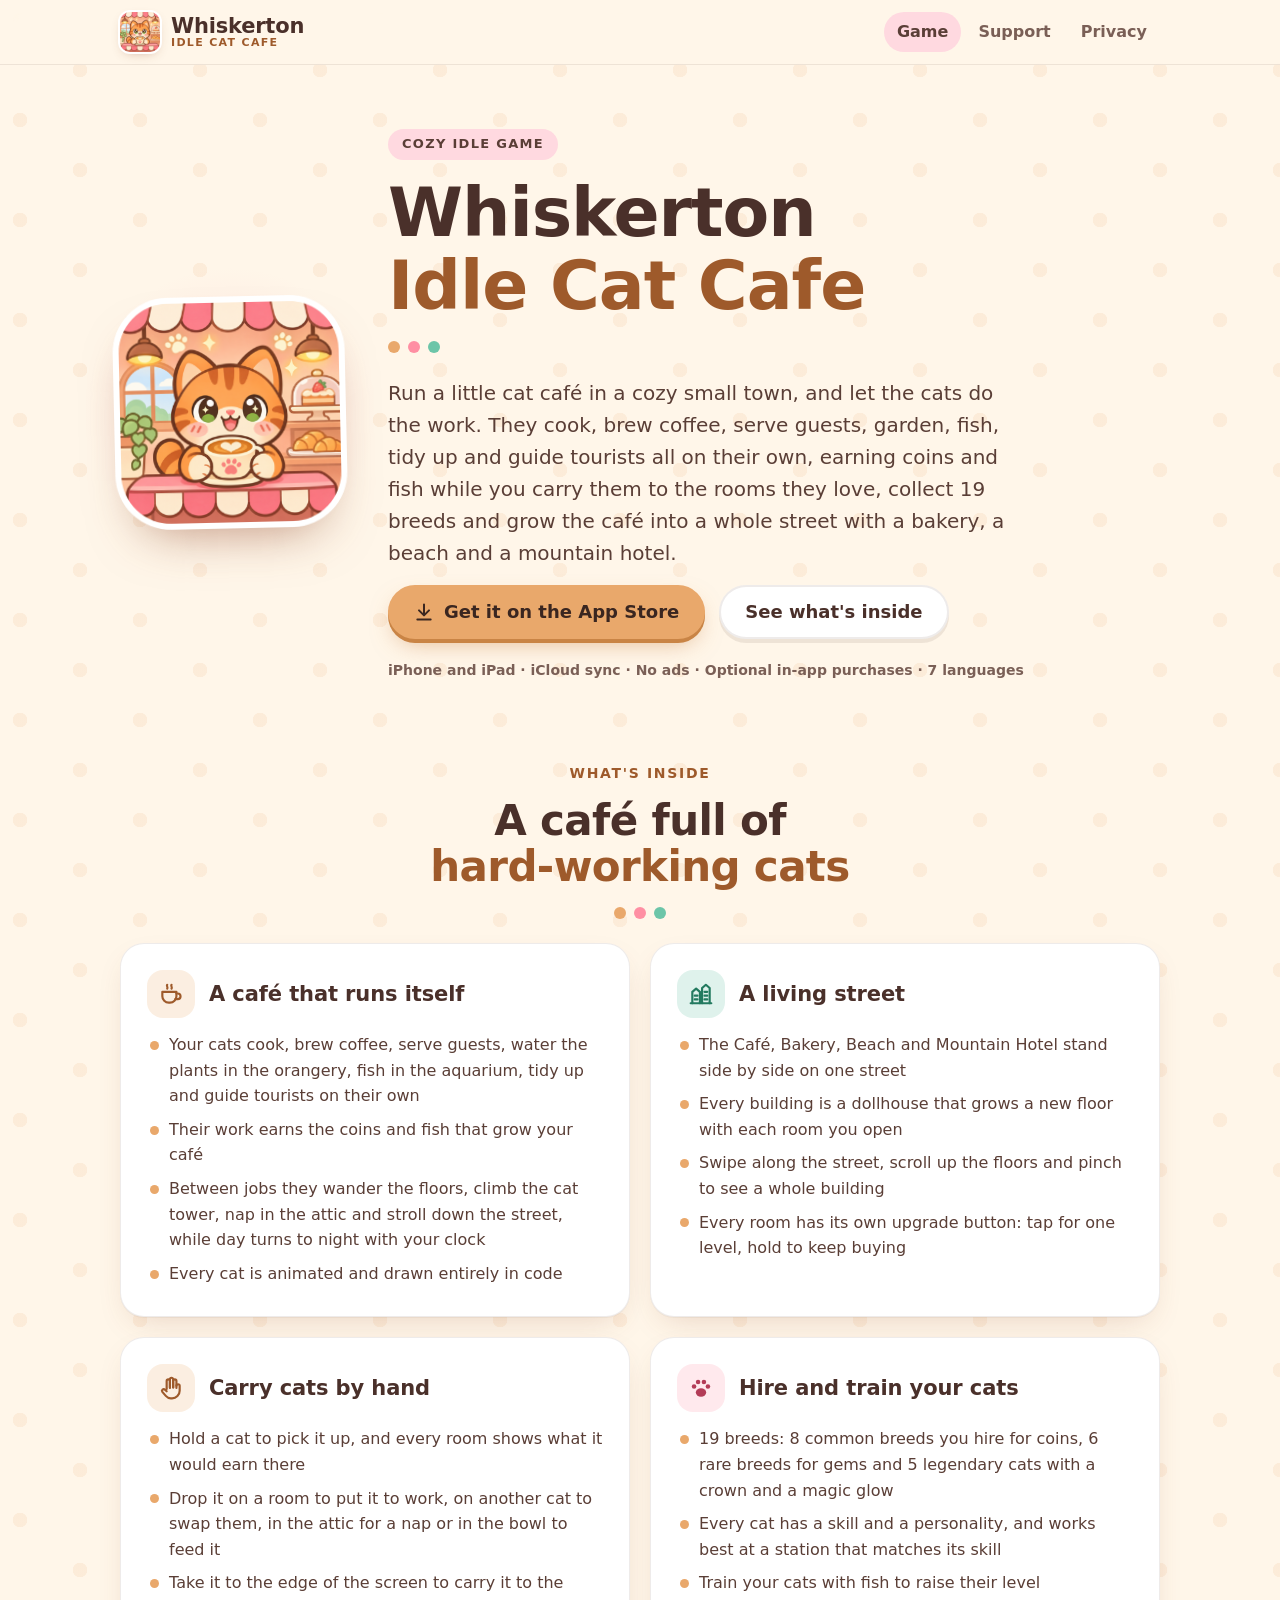
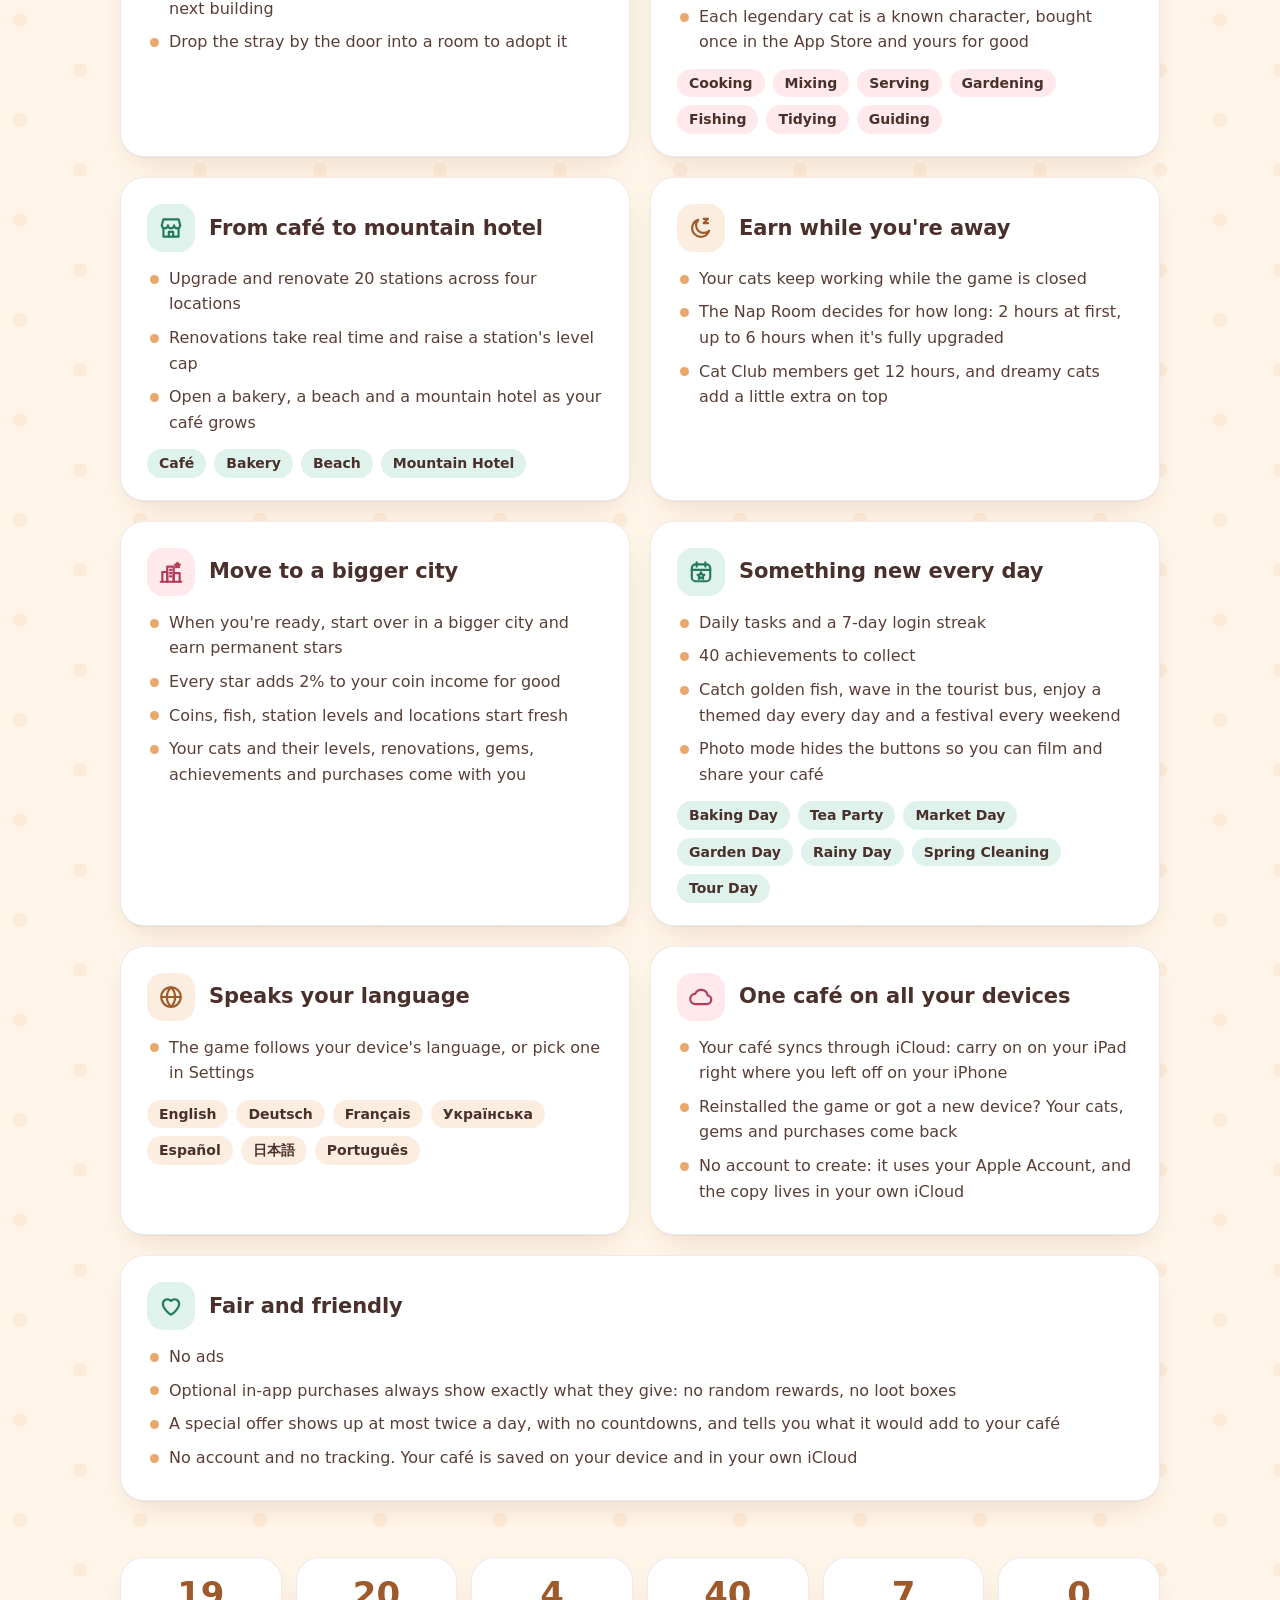
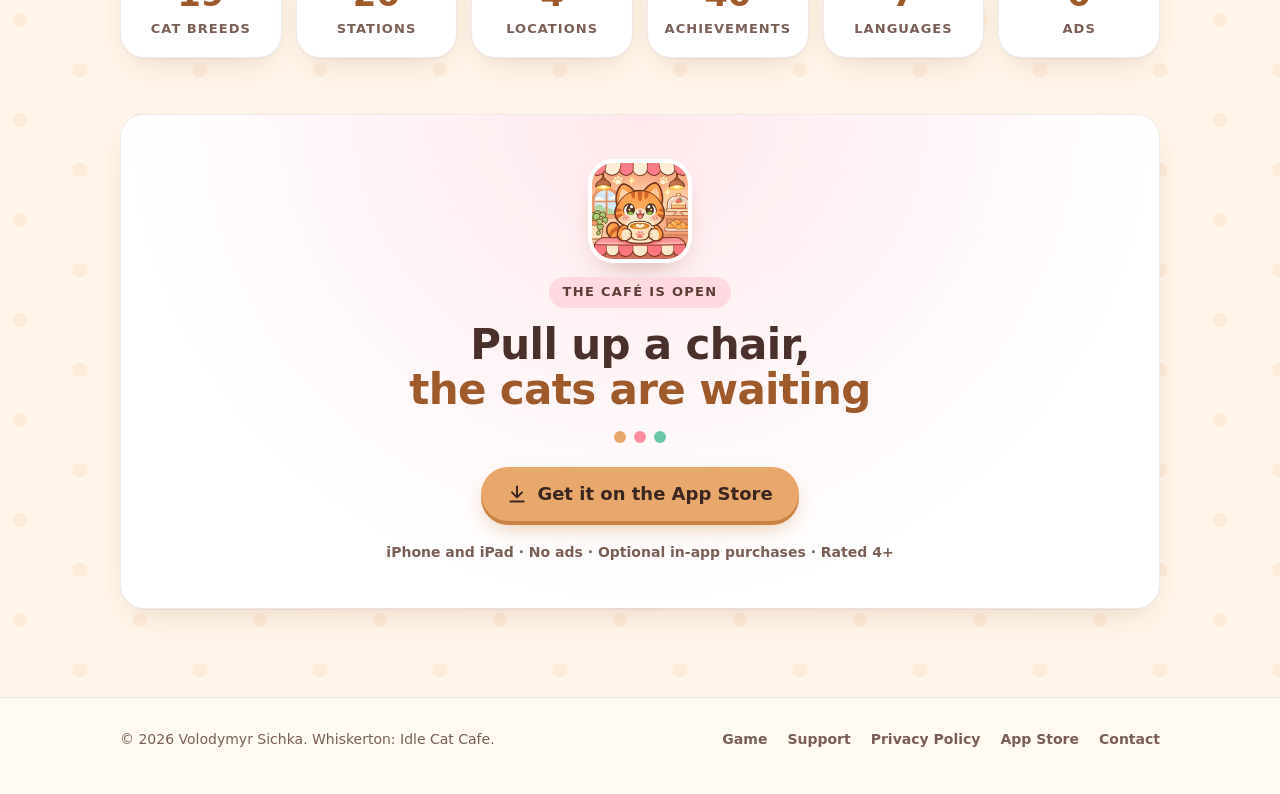
<file: index.html>
<!DOCTYPE html>
<html lang="en">
  <head>
    <meta charset="UTF-8" />
    <meta name="viewport" content="width=device-width, initial-scale=1.0" />
    <title>Whiskerton: Idle Cat Cafe</title>
    <meta http-equiv="refresh" content="0; url=marketing.html" />
    <link rel="canonical" href="https://vybgss.github.io/whiskerton-docs/marketing.html" />
    <meta name="color-scheme" content="light dark" />
    <link rel="icon" href="assets/favicon.ico" sizes="16x16 32x32 48x48" />
    <link rel="icon" type="image/png" sizes="64x64" href="assets/favicon.png" media="(prefers-color-scheme: light)" />
    <link rel="icon" type="image/png" sizes="64x64" href="assets/favicon-dark.png" media="(prefers-color-scheme: dark)" />
    <link rel="apple-touch-icon" sizes="180x180" href="assets/apple-touch-icon.png" />
    <link rel="manifest" href="site.webmanifest" />
    <style>
      body { margin: 0; padding: 32px 16px; background: #fff6e9; color: #5a3e36; font-family: ui-rounded, "SF Pro Rounded", system-ui, sans-serif; font-weight: 700; }
      a { color: #b33c57; }
      @media (prefers-color-scheme: dark) { body { background: #22183a; color: #fff6e9; } a { color: #ff8fa3; } }
    </style>
  </head>
  <body>
    <p><a href="marketing.html">Whiskerton: Idle Cat Cafe</a></p>
  </body>
</html>
</file>
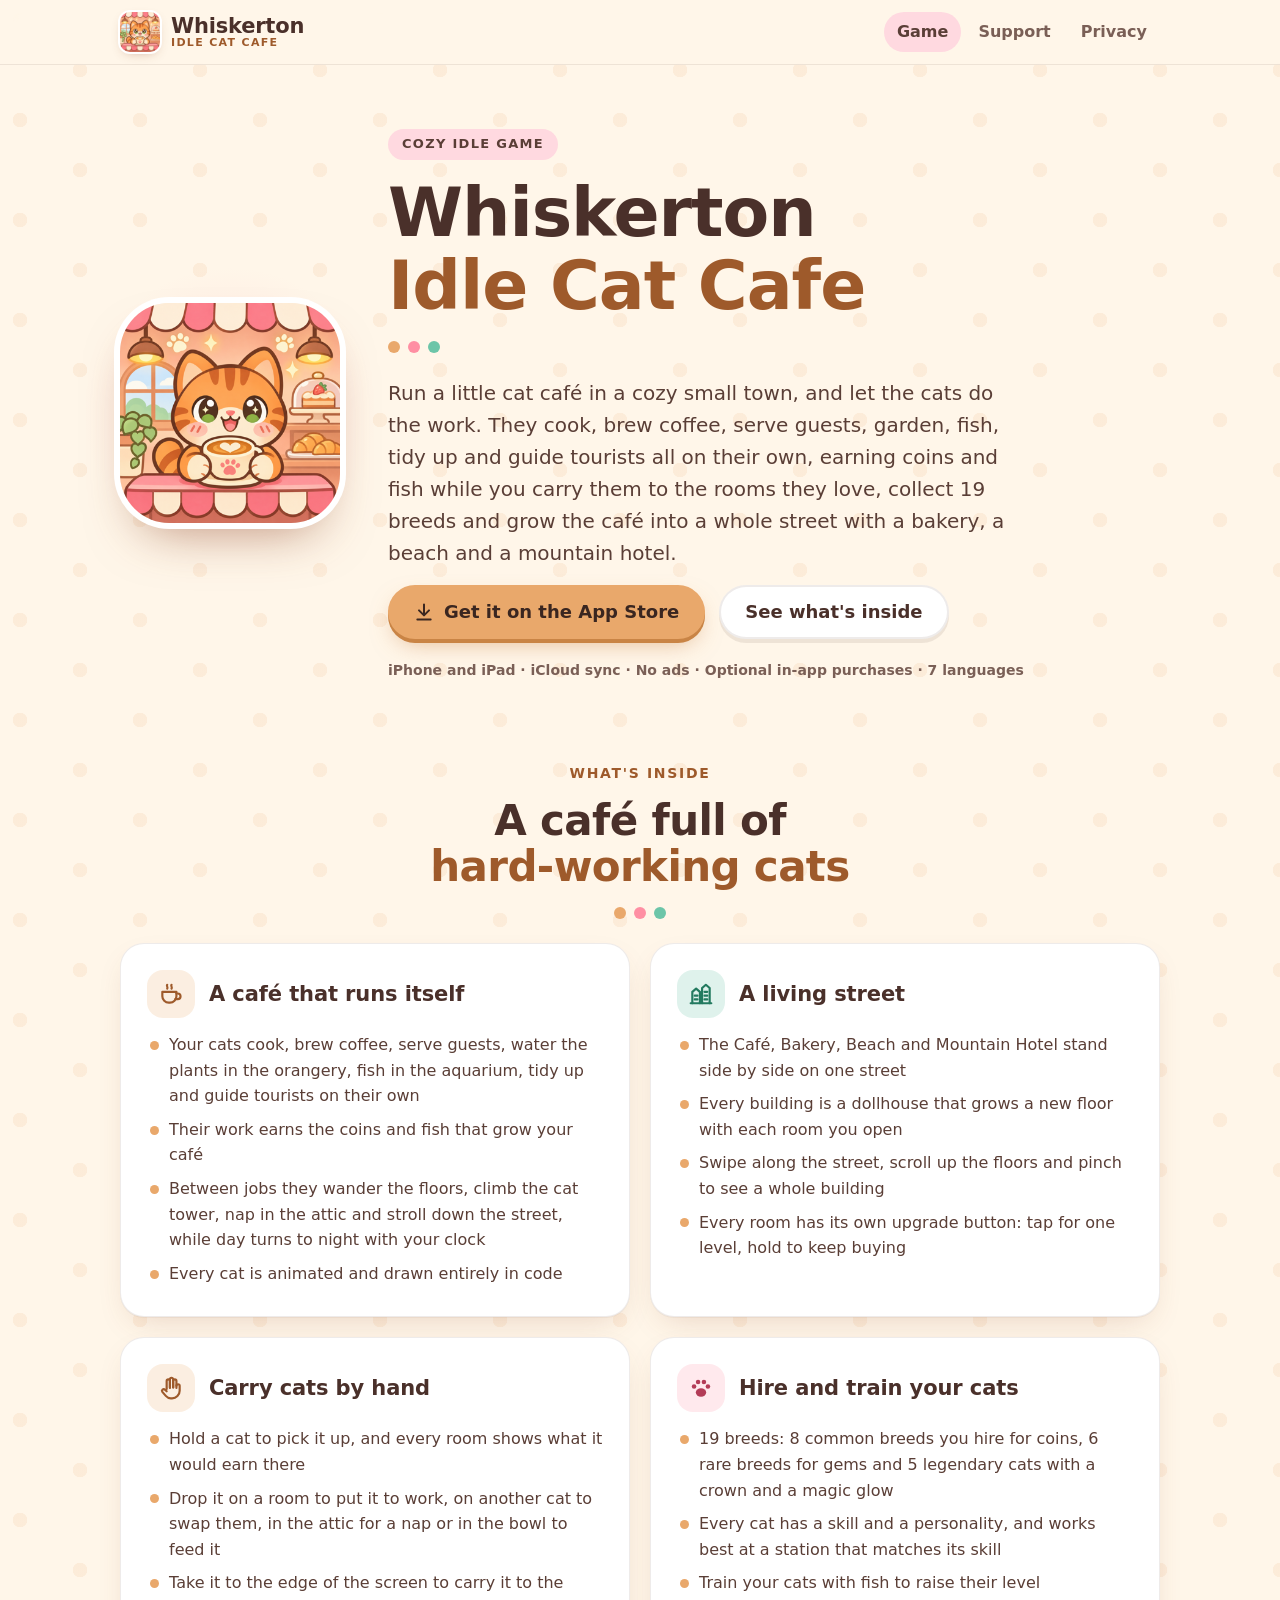
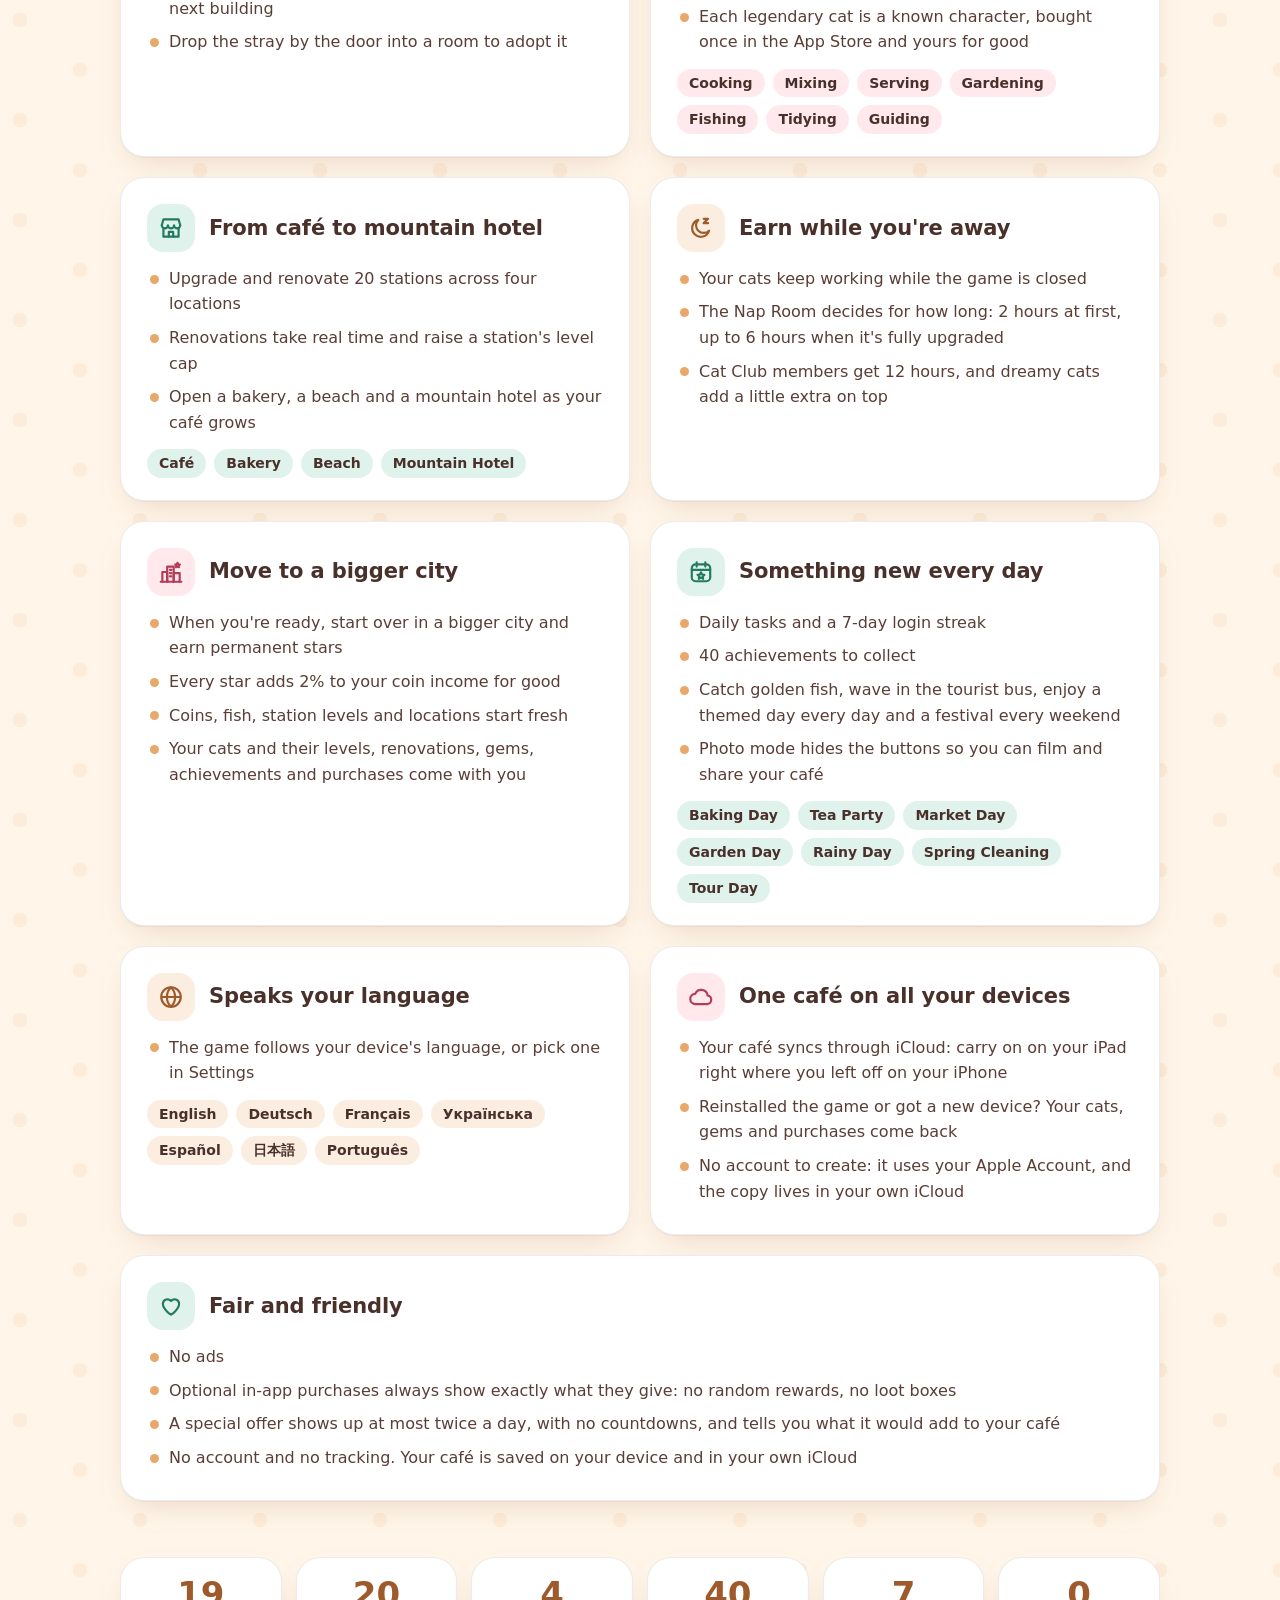
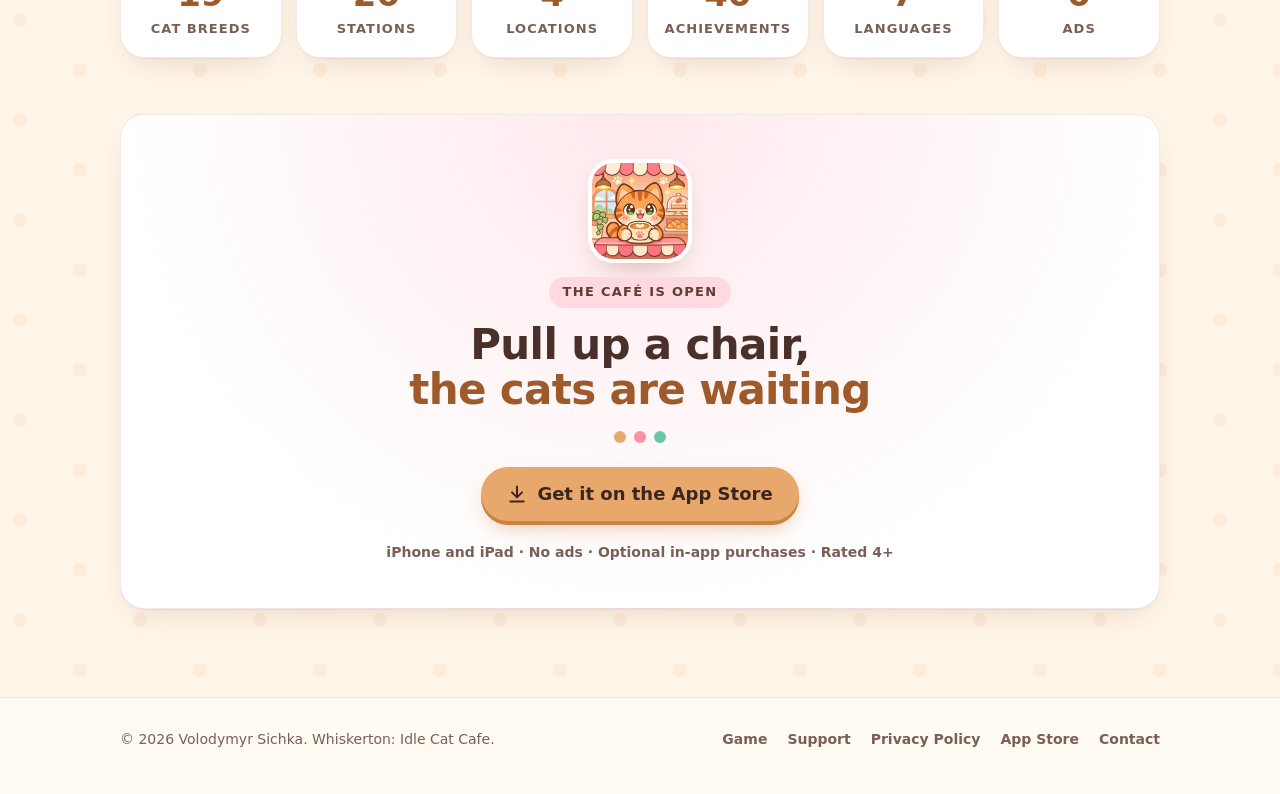
<file: marketing.html>
<!DOCTYPE html>
<html lang="en">
  <head>
    <meta charset="UTF-8" />
    <meta name="viewport" content="width=device-width, initial-scale=1.0" />
    <title>Whiskerton: Idle Cat Cafe – Cozy idle game for iPhone and iPad</title>
    <meta name="description" content="Whiskerton: Idle Cat Cafe is a cozy idle game for iPhone and iPad. Run a cat café in a small town while your cats cook, brew coffee, serve guests, garden, fish, tidy up and guide tourists on their own. Carry them by hand to the rooms they love and grow one cozy street. No ads. Get it on the App Store." />
    <meta name="apple-itunes-app" content="app-id=6835946450" />
    <link rel="canonical" href="https://vybgss.github.io/whiskerton-docs/marketing.html" />
    <meta name="color-scheme" content="light dark" />
    <meta name="theme-color" content="#FFF6E9" media="(prefers-color-scheme: light)" />
    <meta name="theme-color" content="#22183A" media="(prefers-color-scheme: dark)" />
    <meta property="og:type" content="website" />
    <meta property="og:site_name" content="Whiskerton: Idle Cat Cafe" />
    <meta property="og:title" content="Whiskerton: Idle Cat Cafe" />
    <meta property="og:description" content="Run a cozy cat café where the cats do all the work. An idle game for iPhone and iPad on the App Store." />
    <meta property="og:url" content="https://vybgss.github.io/whiskerton-docs/marketing.html" />
    <meta property="og:image" content="https://vybgss.github.io/whiskerton-docs/assets/og-image.jpg" />
    <meta property="og:image:width" content="1200" />
    <meta property="og:image:height" content="630" />
    <meta property="og:image:alt" content="The Whiskerton icon, a smiling orange tabby cat holding a latte in a cozy café, next to the title Whiskerton: Idle Cat Cafe" />
    <meta name="twitter:card" content="summary_large_image" />
    <link rel="icon" href="assets/favicon.ico" sizes="16x16 32x32 48x48" />
    <link rel="icon" type="image/png" sizes="64x64" href="assets/favicon.png" media="(prefers-color-scheme: light)" />
    <link rel="icon" type="image/png" sizes="64x64" href="assets/favicon-dark.png" media="(prefers-color-scheme: dark)" />
    <link rel="apple-touch-icon" sizes="180x180" href="assets/apple-touch-icon.png" />
    <link rel="manifest" href="site.webmanifest" />
    <link rel="stylesheet" href="assets/site.css?v=1" />
  </head>
  <body>
    <header class="site-header">
      <div class="wrap">
        <a class="brand" href="marketing.html">
          <picture>
            <source srcset="assets/img/icon-small-dark.png" media="(prefers-color-scheme: dark)" />
            <img src="assets/img/icon-small.png" width="40" height="40" alt="" />
          </picture>
          <span class="brand-name"><b>Whiskerton</b><small>Idle Cat Cafe</small></span>
        </a>
        <nav class="nav" aria-label="Main">
          <a href="marketing.html" aria-current="page">Game</a>
          <a href="support.html">Support</a>
          <a href="privacy-policy.html">Privacy</a>
        </nav>
      </div>
    </header>

    <main class="wrap">
      <section class="hero">
        <div class="hero-icon">
          <picture>
            <source srcset="assets/img/icon-dark.png" media="(prefers-color-scheme: dark)" />
            <img src="assets/img/icon.png" width="220" height="220" alt="The Whiskerton app icon: a smiling orange tabby cat holding a latte at the counter of a cozy café under a pink awning" />
          </picture>
        </div>

        <div>
          <span class="kicker">Cozy idle game</span>
          <h1>Whiskerton<span class="soft">Idle Cat Cafe</span></h1>
          <div class="dots" aria-hidden="true"><i></i><i></i><i></i></div>
          <p class="lead">Run a little cat café in a cozy small town, and let the cats do the work. They cook, brew coffee, serve guests, garden, fish, tidy up and guide tourists all on their own, earning coins and fish while you carry them to the rooms they love, collect 19 breeds and grow the café into a whole street with a bakery, a beach and a mountain hotel.</p>
          <div class="actions">
            <a class="btn" href="https://apps.apple.com/app/whiskerton-idle-cat-cafe/id6835946450">
              <svg viewBox="0 0 24 24" fill="none" stroke="currentColor" stroke-width="2.4" stroke-linecap="round" stroke-linejoin="round" aria-hidden="true"><path d="M12 3v12M6 10l6 6 6-6M4 21h16" /></svg>
              Get it on the App Store
            </a>
            <a class="btn secondary" href="#features">See what's inside</a>
          </div>
          <p class="meta">iPhone and iPad · iCloud sync · No ads · Optional in-app purchases · 7 languages</p>
        </div>
      </section>

      <section class="block" id="features">
        <div class="center">
          <p class="label">What's inside</p>
          <h2>A café full of<span class="soft">hard-working cats</span></h2>
          <div class="dots" aria-hidden="true"><i></i><i></i><i></i></div>
        </div>

        <div class="features">
          <article class="card feature">
            <h3>
              <span class="bubble"><svg viewBox="0 0 24 24" fill="none" stroke="currentColor" stroke-width="2" stroke-linecap="round" stroke-linejoin="round" aria-hidden="true"><path d="M4 10h13v4a6 6 0 0 1-6 6h-1a6 6 0 0 1-6-6z" /><path d="M17 11.5h1.2a2.6 2.6 0 0 1 0 5.2H16" /><path d="M8.5 3.5c-1 1.2 1 2.2 0 3.6M12.5 3.5c-1 1.2 1 2.2 0 3.6" /></svg></span>
              A café that runs itself
            </h3>
            <ul>
              <li>Your cats cook, brew coffee, serve guests, water the plants in the orangery, fish in the aquarium, tidy up and guide tourists on their own</li>
              <li>Their work earns the coins and fish that grow your café</li>
              <li>Between jobs they wander the floors, climb the cat tower, nap in the attic and stroll down the street, while day turns to night with your clock</li>
              <li>Every cat is animated and drawn entirely in code</li>
            </ul>
          </article>

          <article class="card feature">
            <h3>
              <span class="bubble mint"><svg viewBox="0 0 24 24" fill="none" stroke="currentColor" stroke-width="2" stroke-linecap="round" stroke-linejoin="round" aria-hidden="true"><path d="M2.5 20.5h19" /><path d="M4 20.5V10l3.5-3 3.5 3v10.5" /><path d="M13 20.5V6.5l3.5-3 3.5 3v14" /><path d="M6.2 13.5h2.6M6.2 17h2.6M15.2 10h2.6M15.2 13.5h2.6M15.2 17h2.6" /></svg></span>
              A living street
            </h3>
            <ul>
              <li>The Café, Bakery, Beach and Mountain Hotel stand side by side on one street</li>
              <li>Every building is a dollhouse that grows a new floor with each room you open</li>
              <li>Swipe along the street, scroll up the floors and pinch to see a whole building</li>
              <li>Every room has its own upgrade button: tap for one level, hold to keep buying</li>
            </ul>
          </article>

          <article class="card feature">
            <h3>
              <span class="bubble"><svg viewBox="0 0 24 24" fill="none" stroke="currentColor" stroke-width="2" stroke-linecap="round" stroke-linejoin="round" aria-hidden="true"><path d="M8 13V5.5a1.5 1.5 0 0 1 3 0V12" /><path d="M11 11.5V4a1.5 1.5 0 0 1 3 0v7.5" /><path d="M14 11.5V5.5a1.5 1.5 0 0 1 3 0V12" /><path d="M17 10a1.5 1.5 0 0 1 3 0v4.5a7 7 0 0 1-7 7h-1.2a6 6 0 0 1-4.6-2.2L4 15.6a1.6 1.6 0 0 1 2.4-2.1L8 15" /></svg></span>
              Carry cats by hand
            </h3>
            <ul>
              <li>Hold a cat to pick it up, and every room shows what it would earn there</li>
              <li>Drop it on a room to put it to work, on another cat to swap them, in the attic for a nap or in the bowl to feed it</li>
              <li>Take it to the edge of the screen to carry it to the next building</li>
              <li>Drop the stray by the door into a room to adopt it</li>
            </ul>
          </article>

          <article class="card feature">
            <h3>
              <span class="bubble pink"><svg viewBox="0 0 24 24" fill="currentColor" aria-hidden="true"><ellipse cx="12" cy="16.2" rx="4.8" ry="3.9" /><circle cx="5.6" cy="10.6" r="2.1" /><circle cx="9.3" cy="6.4" r="2.1" /><circle cx="14.7" cy="6.4" r="2.1" /><circle cx="18.4" cy="10.6" r="2.1" /></svg></span>
              Hire and train your cats
            </h3>
            <ul>
              <li>19 breeds: 8 common breeds you hire for coins, 6 rare breeds for gems and 5 legendary cats with a crown and a magic glow</li>
              <li>Every cat has a skill and a personality, and works best at a station that matches its skill</li>
              <li>Train your cats with fish to raise their level</li>
              <li>Each legendary cat is a known character, bought once in the App Store and yours for good</li>
            </ul>
            <div class="chips">
              <span class="chip pink">Cooking</span>
              <span class="chip pink">Mixing</span>
              <span class="chip pink">Serving</span>
              <span class="chip pink">Gardening</span>
              <span class="chip pink">Fishing</span>
              <span class="chip pink">Tidying</span>
              <span class="chip pink">Guiding</span>
            </div>
          </article>

          <article class="card feature">
            <h3>
              <span class="bubble mint"><svg viewBox="0 0 24 24" fill="none" stroke="currentColor" stroke-width="2" stroke-linecap="round" stroke-linejoin="round" aria-hidden="true"><path d="M3.5 9.5L5 4h14l1.5 5.5" /><path d="M3.5 9.5a2.8 2.8 0 0 0 5.67 0 2.8 2.8 0 0 0 5.66 0 2.8 2.8 0 0 0 5.67 0" /><path d="M5 12v8h14v-8" /><path d="M10 20v-4.5h4V20" /></svg></span>
              From café to mountain hotel
            </h3>
            <ul>
              <li>Upgrade and renovate 20 stations across four locations</li>
              <li>Renovations take real time and raise a station's level cap</li>
              <li>Open a bakery, a beach and a mountain hotel as your café grows</li>
            </ul>
            <div class="chips">
              <span class="chip mint">Café</span>
              <span class="chip mint">Bakery</span>
              <span class="chip mint">Beach</span>
              <span class="chip mint">Mountain Hotel</span>
            </div>
          </article>

          <article class="card feature">
            <h3>
              <span class="bubble"><svg viewBox="0 0 24 24" fill="none" stroke="currentColor" stroke-width="2" stroke-linecap="round" stroke-linejoin="round" aria-hidden="true"><path d="M19.5 14.5A8 8 0 1 1 9.5 4.5a6.5 6.5 0 0 0 10 10z" /><path d="M14.5 3.5h4l-4 4h4" /></svg></span>
              Earn while you're away
            </h3>
            <ul>
              <li>Your cats keep working while the game is closed</li>
              <li>The Nap Room decides for how long: 2 hours at first, up to 6 hours when it's fully upgraded</li>
              <li>Cat Club members get 12 hours, and dreamy cats add a little extra on top</li>
            </ul>
          </article>

          <article class="card feature">
            <h3>
              <span class="bubble pink"><svg viewBox="0 0 24 24" fill="none" stroke="currentColor" stroke-width="2" stroke-linecap="round" stroke-linejoin="round" aria-hidden="true"><path d="M2.5 21h19" /><path d="M4 21V12h4.5v9" /><path d="M8.5 21V7h6v14" /><path d="M14.5 21v-8H20v8" /><path d="M11 10h1.5M11 13h1.5M11 16h1.5" /><path d="M18 3.5l.7 1.4 1.5.2-1.1 1 .3 1.5-1.4-.7-1.4.7.3-1.5-1.1-1 1.5-.2z" /></svg></span>
              Move to a bigger city
            </h3>
            <ul>
              <li>When you're ready, start over in a bigger city and earn permanent stars</li>
              <li>Every star adds 2% to your coin income for good</li>
              <li>Coins, fish, station levels and locations start fresh</li>
              <li>Your cats and their levels, renovations, gems, achievements and purchases come with you</li>
            </ul>
          </article>

          <article class="card feature">
            <h3>
              <span class="bubble mint"><svg viewBox="0 0 24 24" fill="none" stroke="currentColor" stroke-width="2" stroke-linecap="round" stroke-linejoin="round" aria-hidden="true"><rect x="3.5" y="5" width="17" height="15.5" rx="3.5" /><path d="M3.5 10h17M8 3v4M16 3v4" /><path d="M12 12.3l1 2 2.2.3-1.6 1.5.4 2.2-2-1.1-2 1.1.4-2.2-1.6-1.5 2.2-.3z" /></svg></span>
              Something new every day
            </h3>
            <ul>
              <li>Daily tasks and a 7-day login streak</li>
              <li>40 achievements to collect</li>
              <li>Catch golden fish, wave in the tourist bus, enjoy a themed day every day and a festival every weekend</li>
              <li>Photo mode hides the buttons so you can film and share your café</li>
            </ul>
            <div class="chips">
              <span class="chip mint">Baking Day</span>
              <span class="chip mint">Tea Party</span>
              <span class="chip mint">Market Day</span>
              <span class="chip mint">Garden Day</span>
              <span class="chip mint">Rainy Day</span>
              <span class="chip mint">Spring Cleaning</span>
              <span class="chip mint">Tour Day</span>
            </div>
          </article>

          <article class="card feature">
            <h3>
              <span class="bubble"><svg viewBox="0 0 24 24" fill="none" stroke="currentColor" stroke-width="2" aria-hidden="true"><circle cx="12" cy="12" r="9" /><path d="M3 12h18M12 3c2.6 2.5 3.8 5.5 3.8 9s-1.2 6.5-3.8 9c-2.6-2.5-3.8-5.5-3.8-9S9.4 5.5 12 3z" /></svg></span>
              Speaks your language
            </h3>
            <ul>
              <li>The game follows your device's language, or pick one in Settings</li>
            </ul>
            <div class="chips">
              <span class="chip" lang="en">English</span>
              <span class="chip" lang="de">Deutsch</span>
              <span class="chip" lang="fr">Français</span>
              <span class="chip" lang="uk">Українська</span>
              <span class="chip" lang="es">Español</span>
              <span class="chip" lang="ja">日本語</span>
              <span class="chip" lang="pt">Português</span>
            </div>
          </article>

          <article class="card feature">
            <h3>
              <span class="bubble pink"><svg viewBox="0 0 24 24" fill="none" stroke="currentColor" stroke-width="2" stroke-linecap="round" stroke-linejoin="round" aria-hidden="true"><path d="M7 18.5h10.5a4 4 0 0 0 .6-7.95A6 6 0 0 0 6.6 9.1 4.7 4.7 0 0 0 7 18.5z" /></svg></span>
              One café on all your devices
            </h3>
            <ul>
              <li>Your café syncs through iCloud: carry on on your iPad right where you left off on your iPhone</li>
              <li>Reinstalled the game or got a new device? Your cats, gems and purchases come back</li>
              <li>No account to create: it uses your Apple Account, and the copy lives in your own iCloud</li>
            </ul>
          </article>

          <article class="card feature">
            <h3>
              <span class="bubble mint"><svg viewBox="0 0 24 24" fill="none" stroke="currentColor" stroke-width="2" stroke-linecap="round" stroke-linejoin="round" aria-hidden="true"><path d="M12 20s-7.5-4.6-7.5-10.2A4.3 4.3 0 0 1 12 7.3a4.3 4.3 0 0 1 7.5 2.5C19.5 15.4 12 20 12 20z" /></svg></span>
              Fair and friendly
            </h3>
            <ul>
              <li>No ads</li>
              <li>Optional in-app purchases always show exactly what they give: no random rewards, no loot boxes</li>
              <li>A special offer shows up at most twice a day, with no countdowns, and tells you what it would add to your café</li>
              <li>No account and no tracking. Your café is saved on your device and in your own iCloud</li>
            </ul>
          </article>
        </div>
      </section>

      <section class="block">
        <div class="facts">
          <div class="card fact"><b>19</b><span>Cat breeds</span></div>
          <div class="card fact"><b>20</b><span>Stations</span></div>
          <div class="card fact"><b>4</b><span>Locations</span></div>
          <div class="card fact"><b>40</b><span>Achievements</span></div>
          <div class="card fact"><b>7</b><span>Languages</span></div>
          <div class="card fact"><b>0</b><span>Ads</span></div>
        </div>
      </section>

      <section class="block">
        <div class="card final">
          <picture>
            <source srcset="assets/img/icon-dark.png" media="(prefers-color-scheme: dark)" />
            <img src="assets/img/icon.png" width="96" height="96" alt="" loading="lazy" />
          </picture>
          <span class="kicker">The café is open</span>
          <h2>Pull up a chair,<span class="soft">the cats are waiting</span></h2>
          <div class="dots center" aria-hidden="true"><i></i><i></i><i></i></div>
          <div class="actions" style="justify-content: center">
            <a class="btn" href="https://apps.apple.com/app/whiskerton-idle-cat-cafe/id6835946450">
              <svg viewBox="0 0 24 24" fill="none" stroke="currentColor" stroke-width="2.4" stroke-linecap="round" stroke-linejoin="round" aria-hidden="true"><path d="M12 3v12M6 10l6 6 6-6M4 21h16" /></svg>
              Get it on the App Store
            </a>
          </div>
          <p class="meta">iPhone and iPad · No ads · Optional in-app purchases · Rated 4+</p>
        </div>
      </section>
    </main>

    <footer class="site-footer">
      <div class="wrap">
        <span>© 2026 Volodymyr Sichka. Whiskerton: Idle Cat Cafe.</span>
        <nav aria-label="Footer">
          <a href="marketing.html">Game</a>
          <a href="support.html">Support</a>
          <a href="privacy-policy.html">Privacy Policy</a>
          <a href="https://apps.apple.com/app/whiskerton-idle-cat-cafe/id6835946450">App Store</a>
          <a href="mailto:volodymyr.sichka@gmail.com">Contact</a>
        </nav>
      </div>
    </footer>
  </body>
</html>
</file>
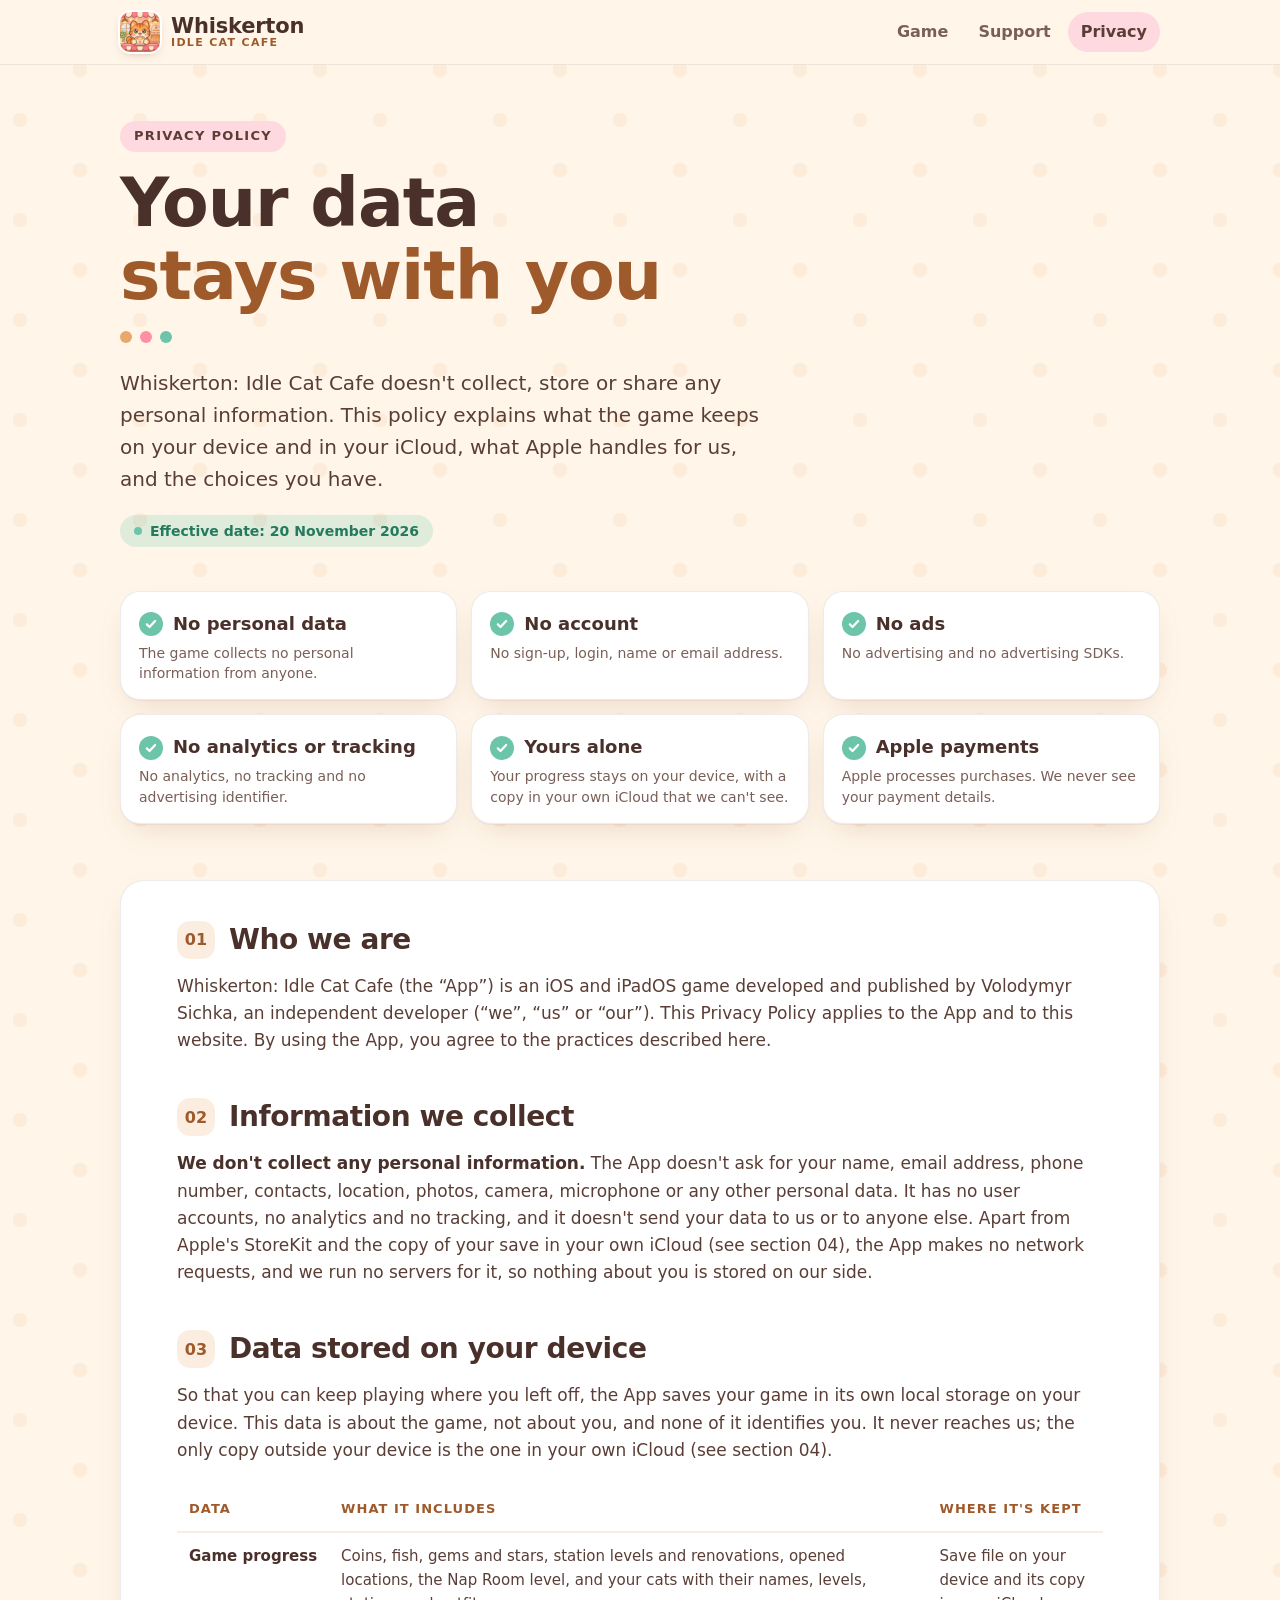
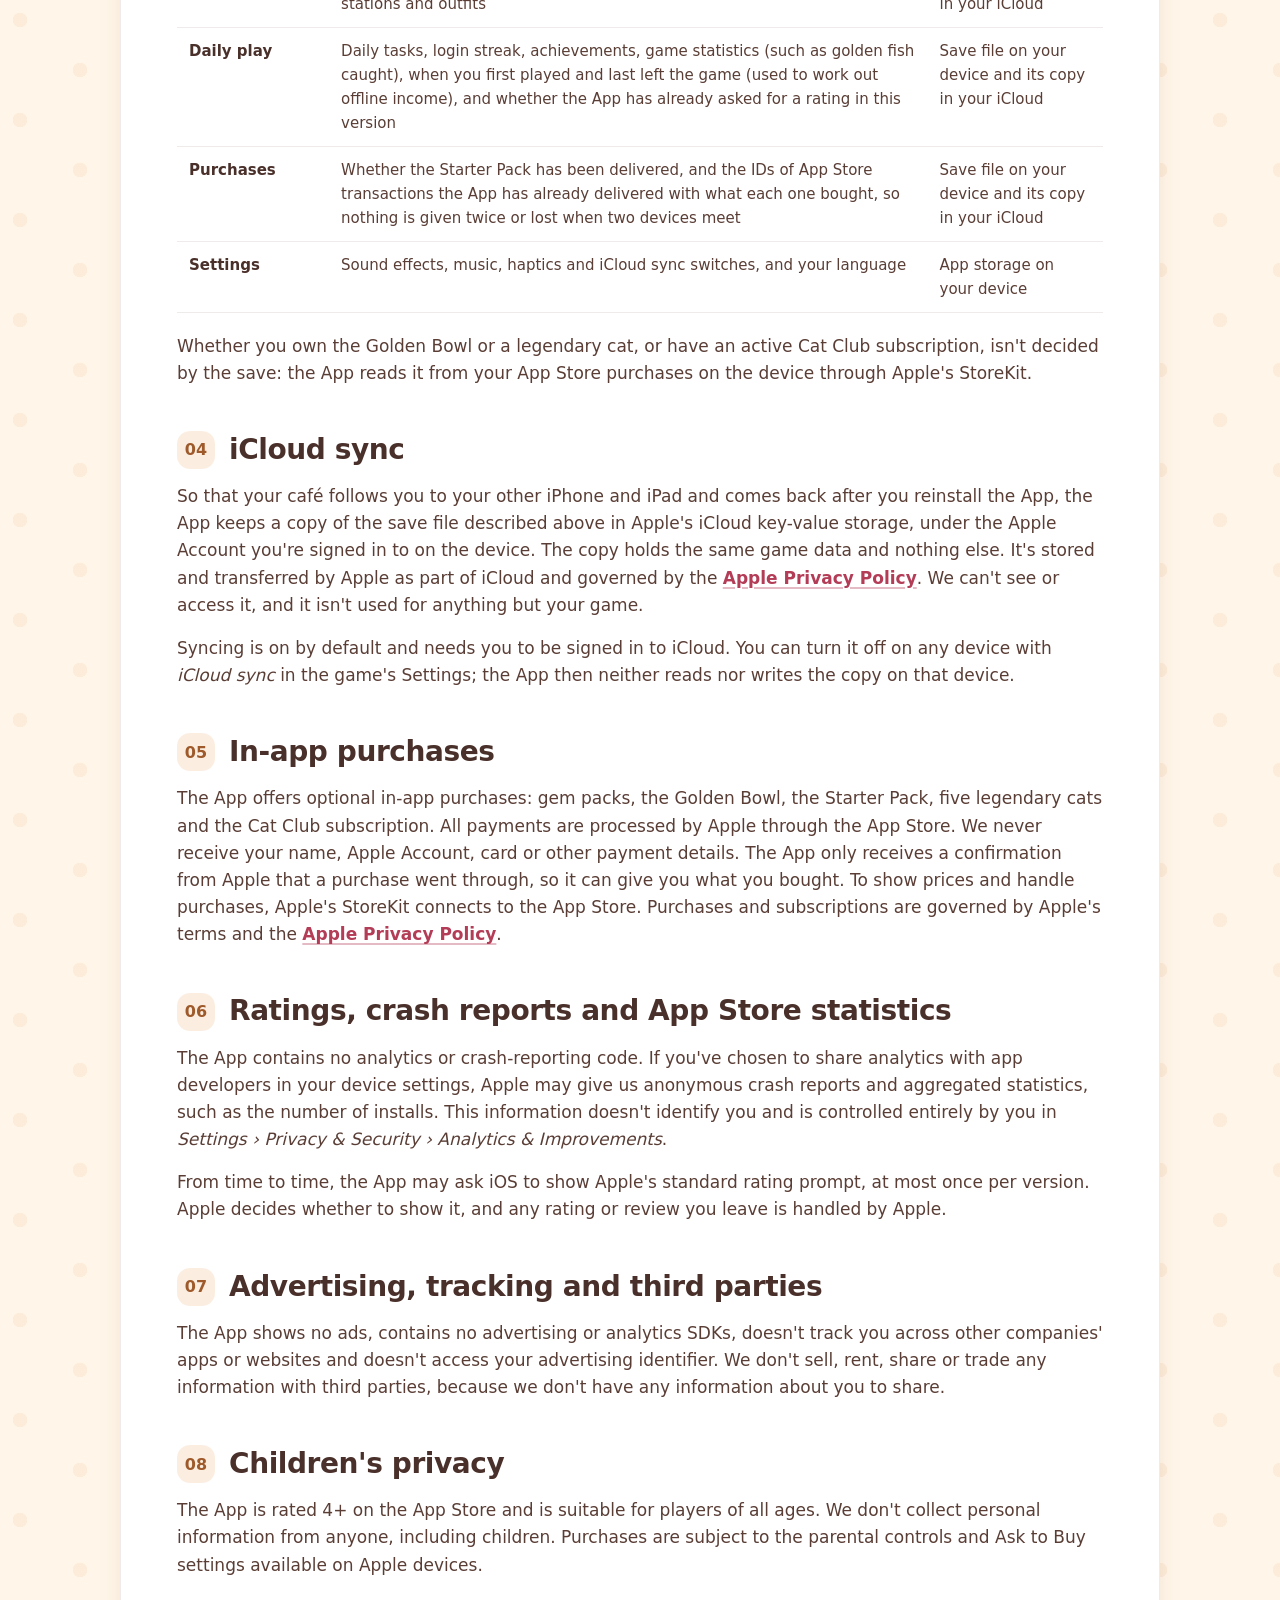
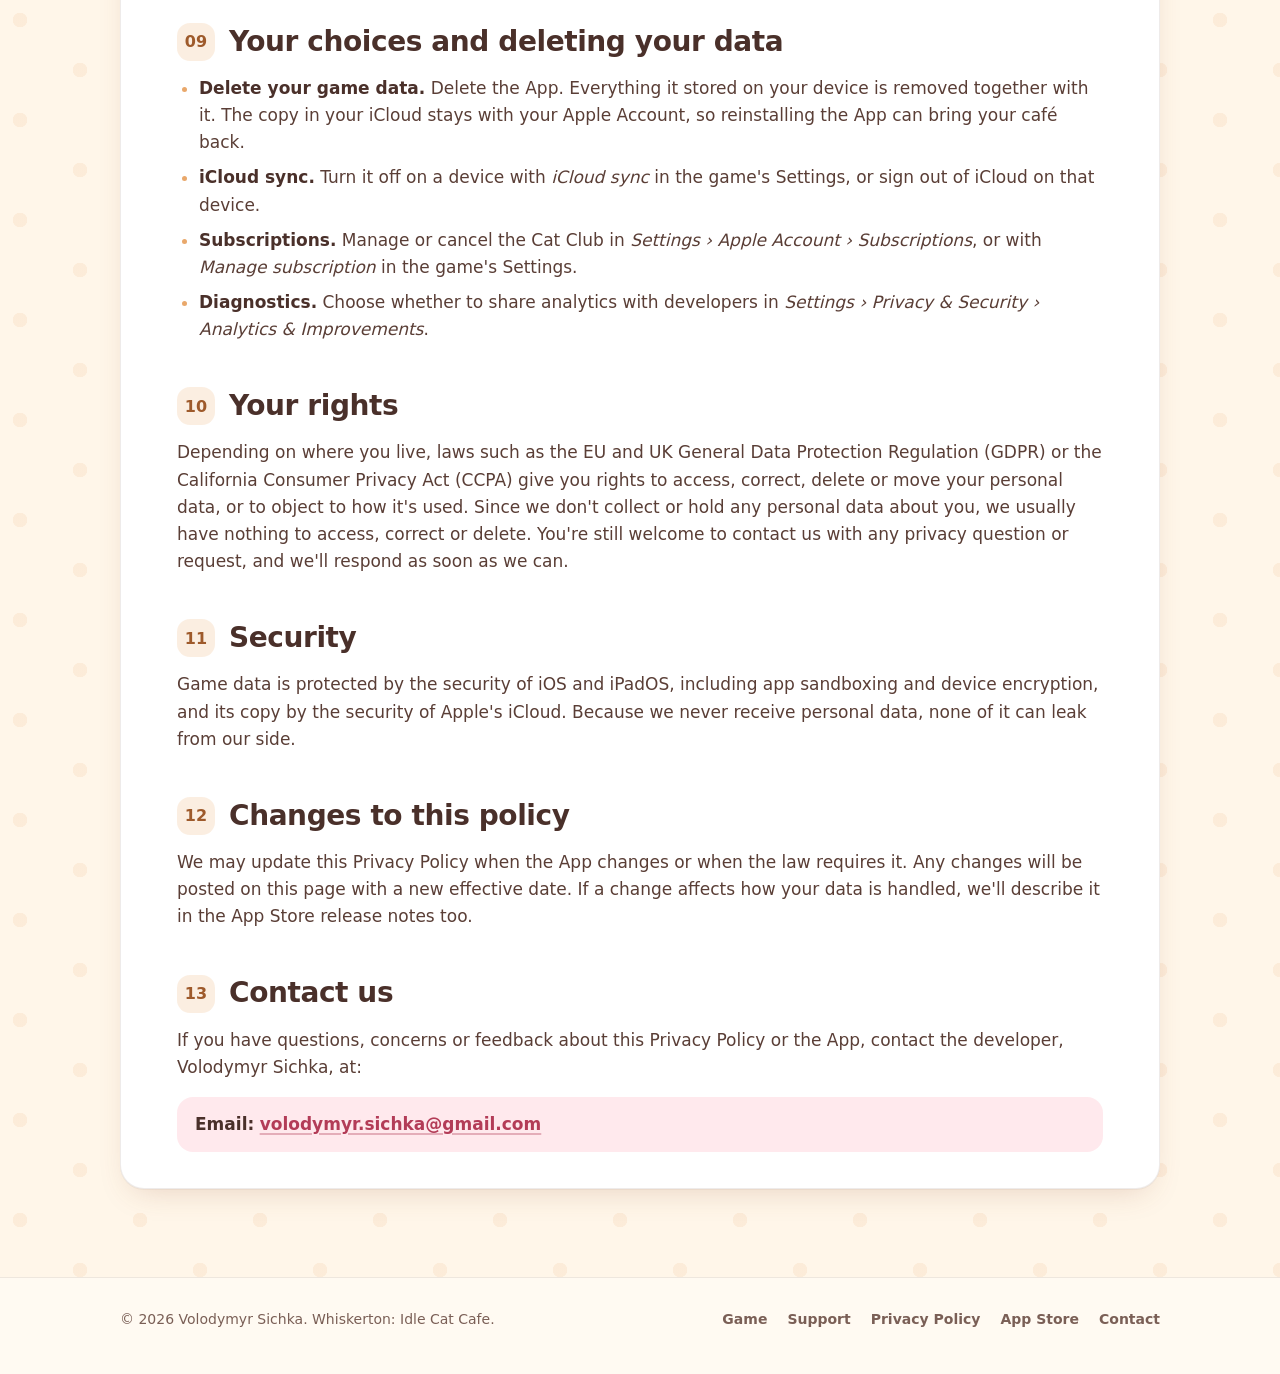
<file: privacy-policy.html>
<!DOCTYPE html>
<html lang="en">
  <head>
    <meta charset="UTF-8" />
    <meta name="viewport" content="width=device-width, initial-scale=1.0" />
    <title>Privacy Policy – Whiskerton: Idle Cat Cafe</title>
    <meta name="description" content="Privacy Policy for Whiskerton: Idle Cat Cafe. The game collects no personal data: no account, no ads, no analytics, no tracking. Your progress stays on your device and in your own iCloud." />
    <link rel="canonical" href="https://vybgss.github.io/whiskerton-docs/privacy-policy.html" />
    <meta name="color-scheme" content="light dark" />
    <meta name="theme-color" content="#FFF6E9" media="(prefers-color-scheme: light)" />
    <meta name="theme-color" content="#22183A" media="(prefers-color-scheme: dark)" />
    <meta property="og:type" content="website" />
    <meta property="og:site_name" content="Whiskerton: Idle Cat Cafe" />
    <meta property="og:title" content="Whiskerton: Idle Cat Cafe – Privacy Policy" />
    <meta property="og:description" content="No account, no ads, no analytics, no tracking. Your progress stays on your device and in your own iCloud." />
    <meta property="og:url" content="https://vybgss.github.io/whiskerton-docs/privacy-policy.html" />
    <meta property="og:image" content="https://vybgss.github.io/whiskerton-docs/assets/og-image.jpg" />
    <meta name="twitter:card" content="summary_large_image" />
    <link rel="icon" href="assets/favicon.ico" sizes="16x16 32x32 48x48" />
    <link rel="icon" type="image/png" sizes="64x64" href="assets/favicon.png" media="(prefers-color-scheme: light)" />
    <link rel="icon" type="image/png" sizes="64x64" href="assets/favicon-dark.png" media="(prefers-color-scheme: dark)" />
    <link rel="apple-touch-icon" sizes="180x180" href="assets/apple-touch-icon.png" />
    <link rel="manifest" href="site.webmanifest" />
    <link rel="stylesheet" href="assets/site.css?v=1" />
  </head>
  <body>
    <header class="site-header">
      <div class="wrap">
        <a class="brand" href="marketing.html">
          <picture>
            <source srcset="assets/img/icon-small-dark.png" media="(prefers-color-scheme: dark)" />
            <img src="assets/img/icon-small.png" width="40" height="40" alt="" />
          </picture>
          <span class="brand-name"><b>Whiskerton</b><small>Idle Cat Cafe</small></span>
        </a>
        <nav class="nav" aria-label="Main">
          <a href="marketing.html">Game</a>
          <a href="support.html">Support</a>
          <a href="privacy-policy.html" aria-current="page">Privacy</a>
        </nav>
      </div>
    </header>

    <main class="wrap">
      <section class="page-head">
        <span class="kicker">Privacy policy</span>
        <h1>Your data<span class="soft">stays with you</span></h1>
        <div class="dots" aria-hidden="true"><i></i><i></i><i></i></div>
        <p class="lead">Whiskerton: Idle Cat Cafe doesn't collect, store or share any personal information. This policy explains what the game keeps on your device and in your iCloud, what Apple handles for us, and the choices you have.</p>
        <p class="updated">Effective date: 20 November 2026</p>
      </section>

      <section class="glance" aria-label="At a glance">
        <div class="card"><b>No personal data</b><span>The game collects no personal information from anyone.</span></div>
        <div class="card"><b>No account</b><span>No sign-up, login, name or email address.</span></div>
        <div class="card"><b>No ads</b><span>No advertising and no advertising SDKs.</span></div>
        <div class="card"><b>No analytics or tracking</b><span>No analytics, no tracking and no advertising identifier.</span></div>
        <div class="card"><b>Yours alone</b><span>Your progress stays on your device, with a copy in your own iCloud that we can't see.</span></div>
        <div class="card"><b>Apple payments</b><span>Apple processes purchases. We never see your payment details.</span></div>
      </section>

      <article class="card doc block">
        <h2><span class="num">01</span>Who we are</h2>
        <p>Whiskerton: Idle Cat Cafe (the “App”) is an iOS and iPadOS game developed and published by Volodymyr Sichka, an independent developer (“we”, “us” or “our”). This Privacy Policy applies to the App and to this website. By using the App, you agree to the practices described here.</p>

        <h2><span class="num">02</span>Information we collect</h2>
        <p><strong>We don't collect any personal information.</strong> The App doesn't ask for your name, email address, phone number, contacts, location, photos, camera, microphone or any other personal data. It has no user accounts, no analytics and no tracking, and it doesn't send your data to us or to anyone else. Apart from Apple's StoreKit and the copy of your save in your own iCloud (see section 04), the App makes no network requests, and we run no servers for it, so nothing about you is stored on our side.</p>

        <h2><span class="num">03</span>Data stored on your device</h2>
        <p>So that you can keep playing where you left off, the App saves your game in its own local storage on your device. This data is about the game, not about you, and none of it identifies you. It never reaches us; the only copy outside your device is the one in your own iCloud (see section 04).</p>
        <div class="table-scroll">
          <table class="data-table">
            <thead>
              <tr><th>Data</th><th>What it includes</th><th>Where it's kept</th></tr>
            </thead>
            <tbody>
              <tr><td>Game progress</td><td>Coins, fish, gems and stars, station levels and renovations, opened locations, the Nap Room level, and your cats with their names, levels, stations and outfits</td><td>Save file on your device and its copy in your iCloud</td></tr>
              <tr><td>Daily play</td><td>Daily tasks, login streak, achievements, game statistics (such as golden fish caught), when you first played and last left the game (used to work out offline income), and whether the App has already asked for a rating in this version</td><td>Save file on your device and its copy in your iCloud</td></tr>
              <tr><td>Purchases</td><td>Whether the Starter Pack has been delivered, and the IDs of App Store transactions the App has already delivered with what each one bought, so nothing is given twice or lost when two devices meet</td><td>Save file on your device and its copy in your iCloud</td></tr>
              <tr><td>Settings</td><td>Sound effects, music, haptics and iCloud sync switches, and your language</td><td>App storage on your device</td></tr>
            </tbody>
          </table>
        </div>
        <p>Whether you own the Golden Bowl or a legendary cat, or have an active Cat Club subscription, isn't decided by the save: the App reads it from your App Store purchases on the device through Apple's StoreKit.</p>

        <h2><span class="num">04</span>iCloud sync</h2>
        <p>So that your café follows you to your other iPhone and iPad and comes back after you reinstall the App, the App keeps a copy of the save file described above in Apple's iCloud key-value storage, under the Apple Account you're signed in to on the device. The copy holds the same game data and nothing else. It's stored and transferred by Apple as part of iCloud and governed by the <a href="https://www.apple.com/legal/privacy/">Apple Privacy Policy</a>. We can't see or access it, and it isn't used for anything but your game.</p>
        <p>Syncing is on by default and needs you to be signed in to iCloud. You can turn it off on any device with <em>iCloud sync</em> in the game's Settings; the App then neither reads nor writes the copy on that device.</p>

        <h2><span class="num">05</span>In-app purchases</h2>
        <p>The App offers optional in-app purchases: gem packs, the Golden Bowl, the Starter Pack, five legendary cats and the Cat Club subscription. All payments are processed by Apple through the App Store. We never receive your name, Apple Account, card or other payment details. The App only receives a confirmation from Apple that a purchase went through, so it can give you what you bought. To show prices and handle purchases, Apple's StoreKit connects to the App Store. Purchases and subscriptions are governed by Apple's terms and the <a href="https://www.apple.com/legal/privacy/">Apple Privacy Policy</a>.</p>

        <h2><span class="num">06</span>Ratings, crash reports and App Store statistics</h2>
        <p>The App contains no analytics or crash-reporting code. If you've chosen to share analytics with app developers in your device settings, Apple may give us anonymous crash reports and aggregated statistics, such as the number of installs. This information doesn't identify you and is controlled entirely by you in <em>Settings › Privacy &amp; Security › Analytics &amp; Improvements</em>.</p>
        <p>From time to time, the App may ask iOS to show Apple's standard rating prompt, at most once per version. Apple decides whether to show it, and any rating or review you leave is handled by Apple.</p>

        <h2><span class="num">07</span>Advertising, tracking and third parties</h2>
        <p>The App shows no ads, contains no advertising or analytics SDKs, doesn't track you across other companies' apps or websites and doesn't access your advertising identifier. We don't sell, rent, share or trade any information with third parties, because we don't have any information about you to share.</p>

        <h2><span class="num">08</span>Children's privacy</h2>
        <p>The App is rated 4+ on the App Store and is suitable for players of all ages. We don't collect personal information from anyone, including children. Purchases are subject to the parental controls and Ask to Buy settings available on Apple devices.</p>

        <h2><span class="num">09</span>Your choices and deleting your data</h2>
        <ul>
          <li><strong>Delete your game data.</strong> Delete the App. Everything it stored on your device is removed together with it. The copy in your iCloud stays with your Apple Account, so reinstalling the App can bring your café back.</li>
          <li><strong>iCloud sync.</strong> Turn it off on a device with <em>iCloud sync</em> in the game's Settings, or sign out of iCloud on that device.</li>
          <li><strong>Subscriptions.</strong> Manage or cancel the Cat Club in <em>Settings › Apple Account › Subscriptions</em>, or with <em>Manage subscription</em> in the game's Settings.</li>
          <li><strong>Diagnostics.</strong> Choose whether to share analytics with developers in <em>Settings › Privacy &amp; Security › Analytics &amp; Improvements</em>.</li>
        </ul>

        <h2><span class="num">10</span>Your rights</h2>
        <p>Depending on where you live, laws such as the EU and UK General Data Protection Regulation (GDPR) or the California Consumer Privacy Act (CCPA) give you rights to access, correct, delete or move your personal data, or to object to how it's used. Since we don't collect or hold any personal data about you, we usually have nothing to access, correct or delete. You're still welcome to contact us with any privacy question or request, and we'll respond as soon as we can.</p>

        <h2><span class="num">11</span>Security</h2>
        <p>Game data is protected by the security of iOS and iPadOS, including app sandboxing and device encryption, and its copy by the security of Apple's iCloud. Because we never receive personal data, none of it can leak from our side.</p>

        <h2><span class="num">12</span>Changes to this policy</h2>
        <p>We may update this Privacy Policy when the App changes or when the law requires it. Any changes will be posted on this page with a new effective date. If a change affects how your data is handled, we'll describe it in the App Store release notes too.</p>

        <h2><span class="num">13</span>Contact us</h2>
        <p>If you have questions, concerns or feedback about this Privacy Policy or the App, contact the developer, Volodymyr Sichka, at:</p>
        <p class="callout"><strong>Email:</strong> <a href="mailto:volodymyr.sichka@gmail.com">volodymyr.sichka@gmail.com</a></p>
      </article>
    </main>

    <footer class="site-footer">
      <div class="wrap">
        <span>© 2026 Volodymyr Sichka. Whiskerton: Idle Cat Cafe.</span>
        <nav aria-label="Footer">
          <a href="marketing.html">Game</a>
          <a href="support.html">Support</a>
          <a href="privacy-policy.html">Privacy Policy</a>
          <a href="https://apps.apple.com/app/whiskerton-idle-cat-cafe/id6835946450">App Store</a>
          <a href="mailto:volodymyr.sichka@gmail.com">Contact</a>
        </nav>
      </div>
    </footer>
  </body>
</html>
</file>
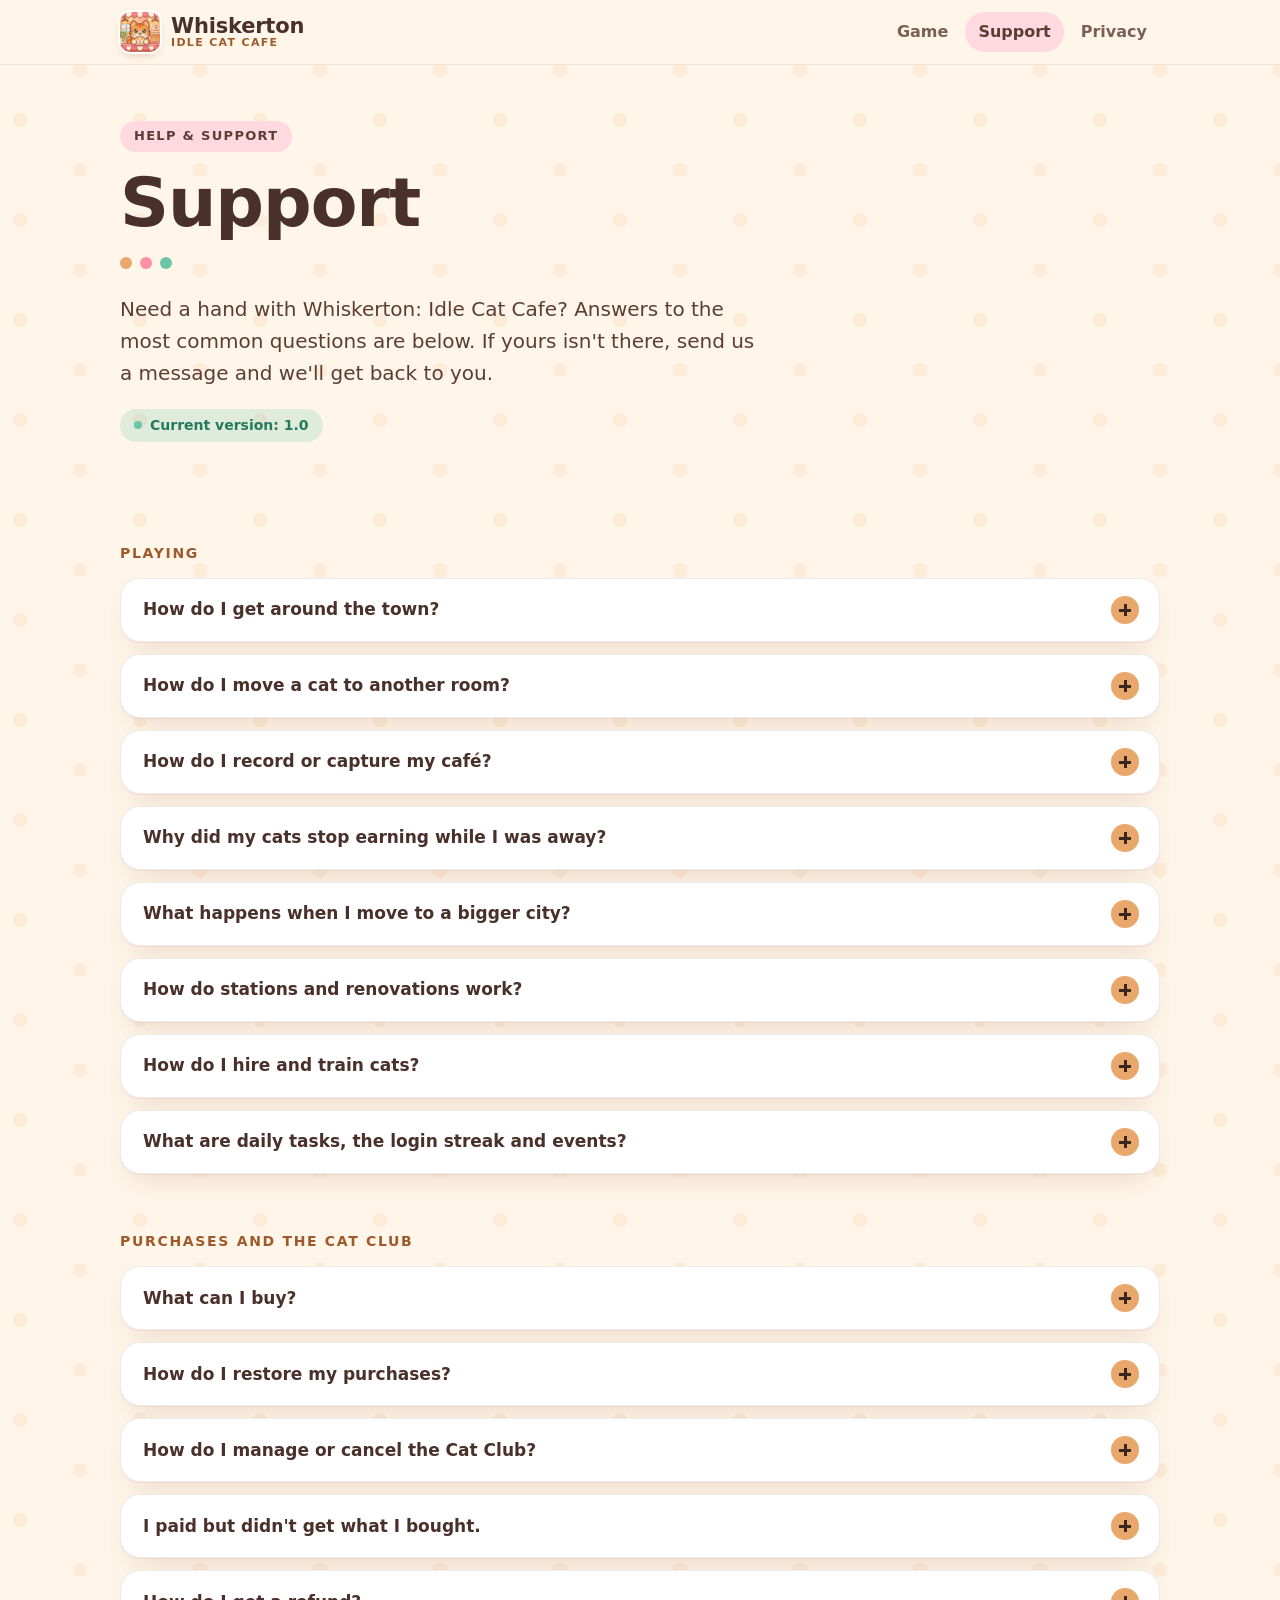
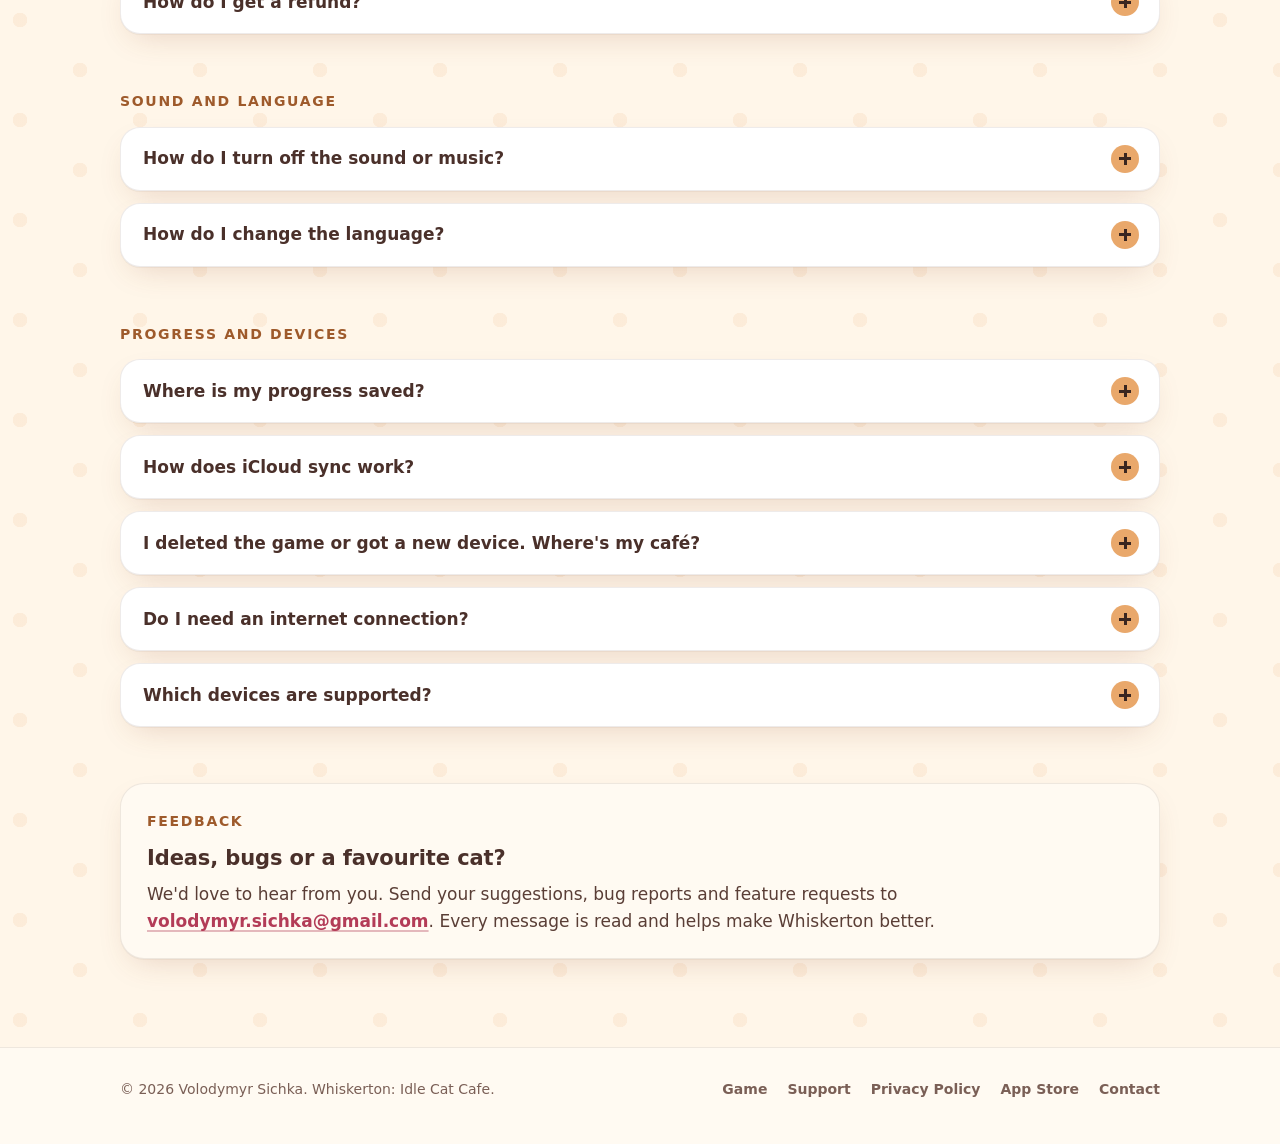
<file: support.html>
<!DOCTYPE html>
<html lang="en">
  <head>
    <meta charset="UTF-8" />
    <meta name="viewport" content="width=device-width, initial-scale=1.0" />
    <title>Support – Whiskerton: Idle Cat Cafe</title>
    <meta name="description" content="Help for Whiskerton: Idle Cat Cafe: offline income, moving to a bigger city, restoring purchases, managing or cancelling the Cat Club, sound, language, saved progress and iCloud sync, and how to contact the developer." />
    <link rel="canonical" href="https://vybgss.github.io/whiskerton-docs/support.html" />
    <meta name="color-scheme" content="light dark" />
    <meta name="theme-color" content="#FFF6E9" media="(prefers-color-scheme: light)" />
    <meta name="theme-color" content="#22183A" media="(prefers-color-scheme: dark)" />
    <meta property="og:type" content="website" />
    <meta property="og:site_name" content="Whiskerton: Idle Cat Cafe" />
    <meta property="og:title" content="Whiskerton: Idle Cat Cafe – Support" />
    <meta property="og:description" content="Answers to common questions and how to reach the developer." />
    <meta property="og:url" content="https://vybgss.github.io/whiskerton-docs/support.html" />
    <meta property="og:image" content="https://vybgss.github.io/whiskerton-docs/assets/og-image.jpg" />
    <meta name="twitter:card" content="summary_large_image" />
    <link rel="icon" href="assets/favicon.ico" sizes="16x16 32x32 48x48" />
    <link rel="icon" type="image/png" sizes="64x64" href="assets/favicon.png" media="(prefers-color-scheme: light)" />
    <link rel="icon" type="image/png" sizes="64x64" href="assets/favicon-dark.png" media="(prefers-color-scheme: dark)" />
    <link rel="apple-touch-icon" sizes="180x180" href="assets/apple-touch-icon.png" />
    <link rel="manifest" href="site.webmanifest" />
    <link rel="stylesheet" href="assets/site.css?v=1" />
  </head>
  <body>
    <header class="site-header">
      <div class="wrap">
        <a class="brand" href="marketing.html">
          <picture>
            <source srcset="assets/img/icon-small-dark.png" media="(prefers-color-scheme: dark)" />
            <img src="assets/img/icon-small.png" width="40" height="40" alt="" />
          </picture>
          <span class="brand-name"><b>Whiskerton</b><small>Idle Cat Cafe</small></span>
        </a>
        <nav class="nav" aria-label="Main">
          <a href="marketing.html">Game</a>
          <a href="support.html" aria-current="page">Support</a>
          <a href="privacy-policy.html">Privacy</a>
        </nav>
      </div>
    </header>

    <main class="wrap">
      <section class="page-head">
        <span class="kicker">Help &amp; support</span>
        <h1>Support</h1>
        <div class="dots" aria-hidden="true"><i></i><i></i><i></i></div>
        <p class="lead">Need a hand with Whiskerton: Idle Cat Cafe? Answers to the most common questions are below. If yours isn't there, send us a message and we'll get back to you.</p>
        <p class="updated">Current version: 1.0</p>
      </section>

      <section class="block" id="playing">
        <p class="label">Playing</p>
        <div class="faq">
          <details class="card">
            <summary>How do I get around the town?</summary>
            <div class="answer">
              <p>The Café, the Bakery, the Beach and the Mountain Hotel stand side by side on one street. Swipe left or right to walk along the street, swipe up or down to move between floors, and pinch to see a whole building at once.</p>
              <p>Every room has its own upgrade button: tap it for one level, or hold it to keep buying. New floors, renovations and the next building start right where they stand. The paw button opens everything else: your cats, the town, daily tasks, the shop and Settings.</p>
            </div>
          </details>

          <details class="card">
            <summary>How do I move a cat to another room?</summary>
            <div class="answer">
              <p>Hold a cat until it lifts. The camera shows the whole building, and every room tells you what this cat would earn there. Then let go:</p>
              <ul>
                <li><strong>On a room:</strong> the cat starts working there.</li>
                <li><strong>On another cat:</strong> the two swap places.</li>
                <li><strong>In the attic:</strong> the cat takes a nap.</li>
                <li><strong>In the bowl:</strong> the cat is fed fish and goes up a level.</li>
              </ul>
              <p>Carry a cat to the edge of the screen to take it to the next building. The stray cat by the door works the same way: drop it in a room to adopt it. To see a cat's card, hold the cat and let go without moving it.</p>
            </div>
          </details>

          <details class="card">
            <summary>How do I record or capture my café?</summary>
            <div class="answer">
              <p>Open the game's <span class="key">Settings</span> and tap <span class="key">Photo mode</span>. The buttons hide so you can record the screen or take a screenshot. Tap the little eye to bring them back.</p>
            </div>
          </details>

          <details class="card">
            <summary>Why did my cats stop earning while I was away?</summary>
            <div class="answer">
              <p>Your cats keep working while the game is closed, but offline income stops after a while. The <span class="key">Nap Room</span> decides how long: 2 hours at first, and up to 6 hours once it's fully upgraded. Upgrade it with fish to let your cats work longer.</p>
              <p>Cat Club members get offline income for up to 12 hours. Cats with the Dreamy personality add a little extra time on top.</p>
            </div>
          </details>

          <details class="card">
            <summary>What happens when I move to a bigger city?</summary>
            <div class="answer">
              <p>Moving to a bigger city starts the café over in a new town and gives you permanent stars. Every star adds 2% to your coin income for good.</p>
              <ul>
                <li><strong>Starts fresh:</strong> coins, fish, station levels and opened locations.</li>
                <li><strong>You keep:</strong> your cats and their levels, renovations, gems, stars, achievements and everything you've bought.</li>
              </ul>
            </div>
          </details>

          <details class="card">
            <summary>How do stations and renovations work?</summary>
            <div class="answer">
              <p>There are 20 stations across four locations: the Café, the Bakery, the Beach and the Mountain Hotel. Upgrading a station makes it earn more, until it reaches its level cap.</p>
              <p>A renovation raises a station's level cap. Renovations take real time, and the builders work on one renovation at a time.</p>
            </div>
          </details>

          <details class="card">
            <summary>How do I hire and train cats?</summary>
            <div class="answer">
              <p>There are 19 breeds. The 8 common breeds are hired for coins, and each new cat costs a bit more. The 6 rare breeds cost gems: each one is a known cat for a fixed price, with no surprises. Train your cats with fish to raise their level.</p>
              <p>The 5 legendary cats are the strongest in town, with a crown and a magic glow. Each one is a known character, sold once in the App Store and yours for good. They stay as silhouettes until your café reaches their step, so new ones appear as your town grows.</p>
              <p>Every cat has a skill (cooking, mixing, serving, gardening, fishing, tidying or guiding) and works best at a station that needs it. Its personality adds a bonus:</p>
              <ul>
                <li><strong>Cheerful</strong> cats raise the income of their whole location.</li>
                <li><strong>Diligent</strong> cats work harder themselves.</li>
                <li><strong>Charming</strong> cats make golden fish caught in their room pay double.</li>
                <li><strong>Dreamy</strong> cats add offline time.</li>
                <li><strong>Clever</strong> cats make training cost less fish.</li>
              </ul>
            </div>
          </details>

          <details class="card">
            <summary>What are daily tasks, the login streak and events?</summary>
            <div class="answer">
              <ul>
                <li><strong>Daily tasks</strong> are new every day and reward you with gems.</li>
                <li><strong>The login streak</strong> gives a reward for every day in a row you play, on a 7-day cycle. Miss a day and it starts again from day 1.</li>
                <li><strong>40 achievements</strong> to collect. Each one you claim adds 1% to your coin income.</li>
                <li><strong>Golden fish</strong> swim by now and then. Tap one for two minutes' worth of coins, and every tenth one also gives gems.</li>
                <li><strong>The tourist bus</strong> stops by from time to time. Tap it for ×3 income for 30 seconds.</li>
                <li><strong>A themed day</strong> every day doubles the income of one kind of work, such as Baking Day for cooking.</li>
                <li><strong>The weekend festival</strong> adds ×1.5 to coin income on weekends.</li>
              </ul>
            </div>
          </details>
        </div>
      </section>

      <section class="block" id="purchases">
        <p class="label">Purchases and the Cat Club</p>
        <div class="faq">
          <details class="card">
            <summary>What can I buy?</summary>
            <div class="answer">
              <p>There are no ads, and everything for sale is optional. Each item shows exactly what it gives: there are no random rewards and no loot boxes.</p>
              <ul>
                <li><strong>Gem packs</strong> in several sizes.</li>
                <li><strong>Golden Bowl:</strong> ×2 income forever. A one-time purchase.</li>
                <li><strong>Starter Pack:</strong> gems, a rare cat (or extra gems if you already have that breed) and ×2 income for 4 hours. You can buy it once.</li>
                <li><strong>Legendary cats:</strong> five named cats with 500% to 7,500% base power. Each one is bought once and stays when you move to a bigger city.</li>
                <li><strong>Cat Club</strong>, a monthly or yearly subscription: 50 gems every day, ×1.5 to all income, offline income for up to 12 hours, and exclusive hats, scarves and glasses for your cats.</li>
              </ul>
              <p>Prices are shown in the game in your local currency. Now and then, after a good moment in the game, a window may suggest one of these. It shows the App Store price and what the purchase would add to your café, appears at most twice a day and never uses countdowns.</p>
            </div>
          </details>

          <details class="card" id="restore">
            <summary>How do I restore my purchases?</summary>
            <div class="answer">
              <p>Make sure you're online and signed in with the same Apple Account you used to buy, then tap <span class="key">Restore purchases</span> at the bottom of the <span class="key">Shop</span>, or in the game's <span class="key">Settings</span> under <span class="key">Purchases</span>.</p>
              <p>The Golden Bowl, your legendary cats and an active Cat Club subscription come back. Gems and the contents of the Starter Pack are added to your saved game once, and that save is kept in your iCloud, so they come back with your café when <span class="key">iCloud sync</span> is on.</p>
            </div>
          </details>

          <details class="card" id="subscription">
            <summary>How do I manage or cancel the Cat Club?</summary>
            <div class="answer">
              <p>Apple handles subscriptions. To change your plan or cancel, do one of these:</p>
              <ul>
                <li>Open the iOS <span class="key">Settings</span> app, tap <span class="key">Apple Account</span> (your name at the top), then <span class="key">Subscriptions</span>, and choose Whiskerton.</li>
                <li>In the game, open <span class="key">Settings</span> and tap <span class="key">Manage subscription</span>. It's shown while you're a member.</li>
              </ul>
              <p>The Cat Club renews automatically until you cancel. Cancel at least 24 hours before the current period ends to stop the next payment. You keep the Club benefits until the period you've paid for ends.</p>
            </div>
          </details>

          <details class="card">
            <summary>I paid but didn't get what I bought.</summary>
            <div class="answer">
              <p>Make sure you're online, close the game and open it again, or tap <span class="key">Restore purchases</span>. If it still hasn't arrived, email us with the date of the purchase and the order ID from Apple's receipt email, and we'll help.</p>
            </div>
          </details>

          <details class="card">
            <summary>How do I get a refund?</summary>
            <div class="answer">
              <p>Apple handles all payments and refunds, so we can't issue refunds ourselves. You can request one at <a href="https://reportaproblem.apple.com">reportaproblem.apple.com</a>.</p>
            </div>
          </details>
        </div>
      </section>

      <section class="block" id="settings">
        <p class="label">Sound and language</p>
        <div class="faq">
          <details class="card">
            <summary>How do I turn off the sound or music?</summary>
            <div class="answer">
              <p>Open the game's <span class="key">Settings</span>. It has separate switches for <span class="key">Sound effects</span>, <span class="key">Music</span> and <span class="key">Haptics</span>.</p>
              <p>Silent mode on your iPhone (the Ring/Silent switch or the Action button) mutes the game too.</p>
            </div>
          </details>

          <details class="card">
            <summary>How do I change the language?</summary>
            <div class="answer">
              <p>The game speaks English, German, French, Ukrainian, Spanish, Japanese and Portuguese, and follows your device's language. To pick another one, tap <span class="key">Language</span> in the game's <span class="key">Settings</span>, or open the iOS Settings app, choose Whiskerton and change <span class="key">Language</span> there. Both places stay in sync.</p>
            </div>
          </details>
        </div>
      </section>

      <section class="block" id="progress">
        <p class="label">Progress and devices</p>
        <div class="faq">
          <details class="card">
            <summary>Where is my progress saved?</summary>
            <div class="answer">
              <p>The game saves automatically on your device and keeps a copy in your own iCloud, so your café follows you to every iPhone and iPad signed in to the same Apple Account. There's no separate account to create, and the copy is stored by Apple: we can't see it.</p>
            </div>
          </details>

          <details class="card" id="icloud">
            <summary>How does iCloud sync work?</summary>
            <div class="answer">
              <p>Play on one device, then open the game on another: your café is there, right where you left off. If you played on two devices without a connection, the café you played longer is kept, and gems or the Starter Pack you bought on the other device are delivered to it, so purchases are never lost.</p>
              <p>Syncing needs you to be signed in to iCloud on both devices. To keep a separate café on one device, for example when family members share an Apple Account, turn off <span class="key">iCloud sync</span> in the game's <span class="key">Settings</span> on that device.</p>
            </div>
          </details>

          <details class="card">
            <summary>I deleted the game or got a new device. Where's my café?</summary>
            <div class="answer">
              <p>Install the game, sign in to iCloud with the same Apple Account and open it: your café comes back from iCloud with your cats, gems and purchases. Tap <span class="key">Restore purchases</span> if the Golden Bowl, a legendary cat or the Cat Club hasn't shown up yet.</p>
              <p>If iCloud sync was off, or the old device wasn't signed in to iCloud, the café stayed only on that device. <span class="key">Restore purchases</span> still brings back the Golden Bowl, your legendary cats and an active Cat Club subscription.</p>
            </div>
          </details>

          <details class="card">
            <summary>Do I need an internet connection?</summary>
            <div class="answer">
              <p>No. The game plays fully offline. A connection is needed to buy something or restore purchases through the App Store, and for iCloud to carry your café to your other devices; changes made offline sync once you're back online.</p>
            </div>
          </details>

          <details class="card">
            <summary>Which devices are supported?</summary>
            <div class="answer">
              <p>iPhone and iPad with iOS or iPadOS 18 or later.</p>
            </div>
          </details>
        </div>
      </section>

      <section class="block">
        <div class="card soft">
          <p class="label">Feedback</p>
          <h3>Ideas, bugs or a favourite cat?</h3>
          <p style="margin-top: 12px">We'd love to hear from you. Send your suggestions, bug reports and feature requests to <a href="mailto:volodymyr.sichka@gmail.com">volodymyr.sichka@gmail.com</a>. Every message is read and helps make Whiskerton better.</p>
        </div>
      </section>
    </main>

    <footer class="site-footer">
      <div class="wrap">
        <span>© 2026 Volodymyr Sichka. Whiskerton: Idle Cat Cafe.</span>
        <nav aria-label="Footer">
          <a href="marketing.html">Game</a>
          <a href="support.html">Support</a>
          <a href="privacy-policy.html">Privacy Policy</a>
          <a href="https://apps.apple.com/app/whiskerton-idle-cat-cafe/id6835946450">App Store</a>
          <a href="mailto:volodymyr.sichka@gmail.com">Contact</a>
        </nav>
      </div>
    </footer>
  </body>
</html>
</file>
<file: assets/site.css>
/*
  Whiskerton: Idle Cat Café — site style.
  Mirrors the game's cozy UI: warm cream paper, cocoa ink, caramel buttons,
  candy-pink and mint accents, rounded heavy type and soft rounded cards.
  Dark mode follows the game's night sky: deep plum with cream text.
  No web fonts or external resources: everything is system fonts and CSS.
*/

:root {
  color-scheme: light dark;

  --cream: #fff6e9;
  --cocoa: #5a3e36;
  --caramel: #e9a86b;
  --pink: #ff8fa3;
  --mint: #6cc5a8;
  --plum: #22183a;

  --bg: var(--cream);
  --text: var(--cocoa);
  --muted: #7a5f56;
  --heading: #4a302a;
  --card: #ffffff;
  --card-soft: #fffaf2;
  --line: rgba(90, 62, 54, 0.1);
  --shadow: 0 1px 0 rgba(90, 62, 54, 0.05), 0 12px 32px -12px rgba(140, 74, 42, 0.22);
  --link: #b33c57;
  --link-hover: #8f2c44;
  --accent-ink: #9e5a2b;
  --mint-ink: #237a5f;
  --pill: #ffd9e0;
  --pill-ink: #5a3e36;
  --btn: var(--caramel);
  --btn-ink: #3a2620;
  --btn-shadow: 0 4px 0 #c98445, 0 10px 24px -8px rgba(201, 132, 69, 0.6);
  --dot: rgba(233, 168, 107, 0.13);
  --tint-caramel: rgba(233, 168, 107, 0.2);
  --tint-pink: rgba(255, 143, 163, 0.2);
  --tint-mint: rgba(108, 197, 168, 0.22);
  --header: rgba(255, 246, 233, 0.86);

  --font: ui-rounded, "SF Pro Rounded", system-ui, -apple-system, "Segoe UI", Roboto, sans-serif;
  --radius: 24px;
  --wrap: 1040px;
}

@media (prefers-color-scheme: dark) {
  :root {
    --bg: var(--plum);
    --text: #f6eadb;
    --muted: #cdbfd9;
    --heading: var(--cream);
    --card: #30234f;
    --card-soft: #2a1f46;
    --line: rgba(255, 246, 233, 0.09);
    --shadow: 0 1px 0 rgba(255, 255, 255, 0.04) inset, 0 14px 34px -14px rgba(0, 0, 0, 0.6);
    --link: var(--pink);
    --link-hover: #ffb3c1;
    --accent-ink: var(--caramel);
    --mint-ink: var(--mint);
    --pill: var(--pink);
    --pill-ink: var(--plum);
    --btn-ink: var(--plum);
    --btn-shadow: 0 4px 0 #a8703e, 0 10px 24px -8px rgba(0, 0, 0, 0.6);
    --dot: rgba(255, 246, 233, 0.045);
    --tint-caramel: rgba(233, 168, 107, 0.18);
    --tint-pink: rgba(255, 143, 163, 0.18);
    --tint-mint: rgba(108, 197, 168, 0.18);
    --header: rgba(34, 24, 58, 0.86);
  }
}

*,
*::before,
*::after {
  box-sizing: border-box;
}

html {
  -webkit-text-size-adjust: 100%;
  scroll-behavior: smooth;
}

body {
  margin: 0;
  min-height: 100vh;
  background-color: var(--bg);
  /* Soft polka dots on the cream paper. */
  background-image:
    radial-gradient(circle at 20px 20px, var(--dot) 0 7px, transparent 7.5px),
    radial-gradient(circle at 80px 70px, var(--dot) 0 7px, transparent 7.5px);
  background-size: 120px 100px;
  color: var(--text);
  font-family: var(--font);
  font-size: 17px;
  line-height: 1.6;
  font-weight: 500;
  -webkit-font-smoothing: antialiased;
  overflow-x: hidden;
}

img {
  max-width: 100%;
  height: auto;
  display: block;
}

a {
  color: var(--link);
  font-weight: 700;
  text-decoration-thickness: 2px;
  text-decoration-color: color-mix(in srgb, var(--link) 35%, transparent);
  text-underline-offset: 3px;
}

a:hover {
  color: var(--link-hover);
  text-decoration-color: currentColor;
}

:focus-visible {
  outline: 3px solid var(--pink);
  outline-offset: 3px;
  border-radius: 8px;
}

strong {
  font-weight: 800;
  color: var(--heading);
}

.wrap {
  width: min(var(--wrap), 100% - 32px);
  margin-inline: auto;
}

/* ---------- Header & footer ---------- */

.site-header {
  position: sticky;
  top: 0;
  z-index: 10;
  background: var(--header);
  -webkit-backdrop-filter: blur(12px);
  backdrop-filter: blur(12px);
  border-bottom: 1px solid var(--line);
}

.site-header .wrap {
  display: flex;
  align-items: center;
  justify-content: space-between;
  gap: 12px;
  min-height: 64px;
}

.brand {
  display: flex;
  align-items: center;
  gap: 11px;
  min-width: 0;
  color: var(--heading);
  text-decoration: none;
}

.brand:hover {
  color: var(--heading);
}

.brand img {
  width: 40px;
  height: 40px;
  border-radius: 10px;
  box-shadow: 0 0 0 2px #fff, 0 4px 12px -4px rgba(140, 74, 42, 0.45);
}

.brand-name {
  display: flex;
  flex-direction: column;
  line-height: 1.05;
  min-width: 0;
}

.brand-name b {
  font-size: 21px;
  font-weight: 900;
  letter-spacing: -0.01em;
}

.brand-name small {
  font-size: 11px;
  font-weight: 800;
  letter-spacing: 0.12em;
  text-transform: uppercase;
  color: var(--accent-ink);
  white-space: nowrap;
}

.nav {
  display: flex;
  gap: 4px;
  flex: none;
}

.nav a {
  padding: 7px 13px;
  border-radius: 999px;
  font-size: 16px;
  font-weight: 800;
  color: var(--muted);
  text-decoration: none;
}

.nav a:hover {
  color: var(--heading);
  background: var(--tint-caramel);
}

.nav a[aria-current="page"] {
  color: var(--pill-ink);
  background: var(--pill);
}

.site-footer {
  margin-top: 88px;
  padding: 30px 0 44px;
  border-top: 1px solid var(--line);
  background: var(--card-soft);
  color: var(--muted);
  font-size: 14px;
}

.site-footer .wrap {
  display: flex;
  flex-wrap: wrap;
  gap: 12px 32px;
  justify-content: space-between;
  align-items: center;
}

.site-footer nav {
  display: flex;
  flex-wrap: wrap;
  gap: 8px 20px;
}

.site-footer a {
  color: var(--muted);
  text-decoration: none;
}

.site-footer a:hover {
  color: var(--link);
}

/* ---------- Type ---------- */

h1,
h2,
h3 {
  margin: 0;
  color: var(--heading);
  font-weight: 900;
  letter-spacing: -0.015em;
  line-height: 1.08;
}

h1 {
  font-size: clamp(40px, 7.5vw, 68px);
}

h1 .soft,
h2 .soft {
  display: block;
  color: var(--accent-ink);
}

h2 {
  font-size: clamp(30px, 4.6vw, 42px);
}

h3 {
  font-size: 21px;
  letter-spacing: -0.005em;
}

p {
  margin: 0 0 16px;
}

.lead {
  font-size: clamp(18px, 2.2vw, 20px);
  color: var(--text);
  max-width: 640px;
}

.muted {
  color: var(--muted);
}

/* Candy-pink pill over a title. */
.kicker {
  display: inline-block;
  margin-bottom: 14px;
  padding: 5px 14px;
  border-radius: 999px;
  background: var(--pill);
  color: var(--pill-ink);
  font-size: 13px;
  font-weight: 900;
  letter-spacing: 0.1em;
  text-transform: uppercase;
}

/* Three little paw-print dots under headings. */
.dots {
  display: flex;
  gap: 8px;
  margin: 18px 0 24px;
}

.dots i {
  width: 12px;
  height: 12px;
  border-radius: 50%;
  background: var(--caramel);
}

.dots i:nth-child(2) {
  background: var(--pink);
}

.dots i:nth-child(3) {
  background: var(--mint);
}

.center {
  text-align: center;
}

.center .dots,
.center .lead,
.final .dots {
  justify-content: center;
  margin-inline: auto;
}

/* Small section labels. */
.label {
  margin: 0 0 14px;
  font-size: 14px;
  font-weight: 900;
  letter-spacing: 0.12em;
  text-transform: uppercase;
  color: var(--accent-ink);
}

/* ---------- Cards ---------- */

.card {
  position: relative;
  padding: 26px 26px 22px;
  background: var(--card);
  border: 1px solid var(--line);
  border-radius: var(--radius);
  box-shadow: var(--shadow);
}

.card > :last-child {
  margin-bottom: 0;
}

.card.soft {
  background: var(--card-soft);
}

/* ---------- Buttons ---------- */

.btn {
  display: inline-flex;
  align-items: center;
  gap: 10px;
  padding: 13px 26px;
  border-radius: 999px;
  background: var(--btn);
  color: var(--btn-ink);
  box-shadow: var(--btn-shadow);
  font-size: 18px;
  font-weight: 900;
  text-decoration: none;
  transition: transform 0.15s ease, box-shadow 0.15s ease;
}

.btn:hover {
  color: var(--btn-ink);
  transform: translateY(-1px);
}

.btn:active {
  transform: translateY(3px);
  box-shadow: 0 1px 0 #c98445;
}

.btn svg {
  width: 20px;
  height: 20px;
  flex: none;
}

.btn.secondary {
  background: var(--card);
  color: var(--heading);
  box-shadow: inset 0 0 0 2px var(--line), 0 4px 0 var(--line);
}

.btn.secondary:hover {
  color: var(--link);
}

.actions {
  display: flex;
  flex-wrap: wrap;
  gap: 14px;
  align-items: center;
}

.center .actions {
  justify-content: center;
}

.meta {
  margin-top: 20px;
  font-size: 14px;
  font-weight: 700;
  color: var(--muted);
}

/* ---------- Page heads (support, privacy) ---------- */

.page-head {
  padding: 56px 0 28px;
}

.page-head .lead {
  margin-bottom: 0;
}

.updated {
  display: inline-flex;
  align-items: center;
  gap: 8px;
  margin-top: 20px;
  padding: 5px 14px;
  border-radius: 999px;
  background: var(--tint-mint);
  color: var(--mint-ink);
  font-size: 14px;
  font-weight: 800;
}

.updated::before {
  content: "";
  width: 8px;
  height: 8px;
  border-radius: 50%;
  background: var(--mint);
}

section {
  scroll-margin-top: 84px;
}

.block {
  margin-top: 56px;
}

/* ---------- Marketing ---------- */

.hero {
  display: grid;
  grid-template-columns: auto 1fr;
  gap: 48px;
  align-items: center;
  padding: 64px 0 8px;
}

.hero-icon {
  position: relative;
  width: 220px;
}

.hero-icon img {
  width: 220px;
  height: 220px;
  border-radius: 22.37%;
  box-shadow: 0 0 0 6px #fff, 0 26px 50px -18px rgba(140, 74, 42, 0.55);
  animation: bob 4.5s ease-in-out infinite;
}

/* A soft pink halo behind the icon. */
.hero-icon::before {
  content: "";
  position: absolute;
  inset: -36px;
  z-index: -1;
  border-radius: 50%;
  background: radial-gradient(closest-side, var(--tint-pink), transparent);
}

@keyframes bob {
  0%,
  100% {
    transform: translateY(0) rotate(-1.5deg);
  }
  50% {
    transform: translateY(-8px) rotate(1.5deg);
  }
}

.hero h1 {
  margin-top: 2px;
}

.features {
  display: grid;
  grid-template-columns: repeat(auto-fit, minmax(min(100%, 420px), 1fr));
  gap: 20px;
}

/* An odd card out at the end spans the row instead of leaving a hole beside it. */
.features > .feature:last-child:nth-child(odd) {
  grid-column: 1 / -1;
}

.feature h3 {
  display: flex;
  align-items: center;
  gap: 14px;
  margin-bottom: 14px;
}

.bubble {
  flex: none;
  display: grid;
  place-items: center;
  width: 48px;
  height: 48px;
  border-radius: 16px;
  background: var(--tint-caramel);
  color: var(--accent-ink);
}

.bubble.pink {
  background: var(--tint-pink);
  color: var(--link);
}

.bubble.mint {
  background: var(--tint-mint);
  color: var(--mint-ink);
}

.bubble svg {
  width: 26px;
  height: 26px;
}

.feature ul,
.ticks {
  list-style: none;
  margin: 0;
  padding: 0;
}

.feature li,
.ticks li {
  position: relative;
  padding-left: 22px;
  margin-bottom: 8px;
  font-size: 16px;
}

.feature li::before,
.ticks li::before {
  content: "";
  position: absolute;
  left: 3px;
  top: 0.55em;
  width: 9px;
  height: 9px;
  border-radius: 50%;
  background: var(--caramel);
}

.chips {
  display: flex;
  flex-wrap: wrap;
  gap: 8px;
  margin-top: 14px;
}

.chip {
  padding: 3px 12px;
  border-radius: 999px;
  background: var(--tint-caramel);
  color: var(--heading);
  font-size: 14px;
  font-weight: 800;
}

.chip.pink {
  background: var(--tint-pink);
}

.chip.mint {
  background: var(--tint-mint);
}

.facts {
  display: grid;
  grid-template-columns: repeat(auto-fit, minmax(140px, 1fr));
  gap: 14px;
}

.fact {
  padding: 18px 14px 16px;
  text-align: center;
}

.fact b {
  display: block;
  font-size: 34px;
  font-weight: 900;
  line-height: 1.1;
  color: var(--accent-ink);
}

.fact span {
  font-size: 13px;
  font-weight: 800;
  letter-spacing: 0.08em;
  text-transform: uppercase;
  color: var(--muted);
}

.final {
  padding: 48px 26px 44px;
  text-align: center;
  background:
    radial-gradient(ellipse at top, var(--tint-pink), transparent 70%),
    var(--card);
}

.final img {
  width: 96px;
  height: 96px;
  margin: 0 auto 18px;
  border-radius: 22.37%;
  box-shadow: 0 0 0 4px #fff, 0 14px 30px -12px rgba(140, 74, 42, 0.5);
}

/* ---------- Support ---------- */

.faq {
  display: grid;
  gap: 12px;
}

.faq details {
  padding: 0;
  border-radius: 20px;
}

.faq summary {
  list-style: none;
  cursor: pointer;
  display: flex;
  align-items: center;
  gap: 14px;
  padding: 17px 20px 17px 22px;
  font-size: 17px;
  font-weight: 800;
  color: var(--heading);
}

.faq summary::-webkit-details-marker {
  display: none;
}

/* A round caramel "+" that turns into "−". */
.faq summary::after {
  content: "";
  margin-left: auto;
  flex: none;
  width: 28px;
  height: 28px;
  border-radius: 50%;
  background:
    linear-gradient(var(--btn-ink), var(--btn-ink)) center / 12px 3px no-repeat,
    linear-gradient(var(--btn-ink), var(--btn-ink)) center / 3px 12px no-repeat,
    var(--caramel);
  transition: transform 0.2s ease;
}

.faq details[open] summary::after {
  background:
    linear-gradient(var(--btn-ink), var(--btn-ink)) center / 12px 3px no-repeat,
    var(--caramel);
  transform: rotate(180deg);
}

.faq summary:hover {
  color: var(--link);
}

.faq .answer {
  padding: 0 22px 18px;
  font-size: 16px;
}

.faq .answer p:last-child,
.faq .answer ul:last-child {
  margin-bottom: 0;
}

.faq .answer ul {
  margin: 0 0 14px;
  padding-left: 20px;
}

.faq .answer li {
  margin-bottom: 6px;
}

.faq .answer li::marker {
  color: var(--caramel);
}

/* In-game button and menu names. */
.key {
  display: inline-block;
  padding: 0 8px;
  border-radius: 8px;
  background: var(--tint-caramel);
  color: var(--heading);
  font-size: 0.94em;
  font-weight: 800;
  white-space: nowrap;
}

/* ---------- Privacy ---------- */

.glance {
  display: grid;
  grid-template-columns: repeat(auto-fit, minmax(min(100%, 290px), 1fr));
  gap: 14px;
}

.glance .card {
  padding: 18px 18px 16px;
  border-radius: 20px;
}

.glance b {
  display: flex;
  align-items: center;
  gap: 10px;
  margin-bottom: 4px;
  font-size: 18px;
  font-weight: 900;
  color: var(--heading);
}

.glance b::before {
  content: "";
  flex: none;
  width: 24px;
  height: 24px;
  border-radius: 50%;
  background:
    url("data:image/svg+xml,%3Csvg xmlns='http://www.w3.org/2000/svg' viewBox='0 0 24 24'%3E%3Cpath d='M6.5 12.5l3.5 3.5 7.5-8' fill='none' stroke='%23ffffff' stroke-width='3' stroke-linecap='round' stroke-linejoin='round'/%3E%3C/svg%3E") center / 18px no-repeat,
    var(--mint);
}

.glance span {
  display: block;
  font-size: 14px;
  line-height: 1.45;
  color: var(--muted);
}

.doc {
  padding: 40px clamp(20px, 5vw, 56px) 36px;
}

.doc h2 {
  display: flex;
  align-items: center;
  gap: 14px;
  margin: 44px 0 14px;
  font-size: clamp(23px, 3.4vw, 28px);
}

.doc h2:first-child {
  margin-top: 0;
}

.doc h2 .num {
  flex: none;
  display: grid;
  place-items: center;
  width: 38px;
  height: 38px;
  border-radius: 13px;
  background: var(--tint-caramel);
  color: var(--accent-ink);
  font-size: 16px;
  letter-spacing: 0;
}

.doc ul {
  margin: 0 0 16px;
  padding-left: 22px;
}

.doc li {
  margin-bottom: 8px;
}

.doc li::marker {
  color: var(--caramel);
}

.data-table {
  width: 100%;
  border-collapse: collapse;
  margin: 8px 0 20px;
  font-size: 15px;
}

.data-table th,
.data-table td {
  text-align: left;
  vertical-align: top;
  padding: 11px 12px;
  border-bottom: 1px solid var(--line);
}

.data-table th {
  font-size: 13px;
  font-weight: 900;
  letter-spacing: 0.08em;
  text-transform: uppercase;
  color: var(--accent-ink);
  border-bottom: 2px solid var(--tint-caramel);
}

.data-table td:first-child {
  font-weight: 800;
  color: var(--heading);
  white-space: nowrap;
}

.table-scroll {
  overflow-x: auto;
}

.callout {
  margin: 0 0 18px;
  padding: 14px 18px;
  border-radius: 16px;
  background: var(--tint-pink);
}

/* ---------- Small screens ---------- */

@media (max-width: 760px) {
  body {
    font-size: 16px;
  }

  .hero {
    grid-template-columns: 1fr;
    justify-items: center;
    gap: 28px;
    padding-top: 40px;
    text-align: center;
  }

  .hero .dots,
  .hero .lead {
    justify-content: center;
    margin-inline: auto;
  }

  .hero .actions {
    justify-content: center;
  }

  .hero-icon,
  .hero-icon img {
    width: 168px;
    height: 168px;
  }

  .card {
    padding: 22px 20px 18px;
  }

  .page-head {
    padding-top: 40px;
  }

  .faq summary {
    padding: 15px 16px 15px 18px;
  }

  .faq .answer {
    padding: 0 18px 16px;
  }

  .data-table thead {
    display: none;
  }

  .data-table tr {
    display: block;
    padding: 12px 0;
    border-bottom: 1px solid var(--line);
  }

  .data-table td {
    display: block;
    padding: 2px 0;
    border: 0;
    white-space: normal;
  }

  .data-table td:first-child {
    white-space: normal;
  }

  .data-table td:last-child {
    margin-top: 4px;
    font-size: 13px;
    font-weight: 800;
    color: var(--mint-ink);
  }
}

@media (max-width: 520px) {
  .brand-name small {
    display: none;
  }

  .brand img {
    width: 36px;
    height: 36px;
  }

  .brand-name b {
    font-size: 19px;
  }

  .nav a {
    padding: 6px 9px;
    font-size: 15px;
  }
}

/* On narrow phones the header keeps only the icon; the name stays for screen readers. */
@media (max-width: 440px) {
  .brand-name {
    position: absolute;
    width: 1px;
    height: 1px;
    overflow: hidden;
    clip-path: inset(50%);
    white-space: nowrap;
  }
}

@media (max-width: 370px) {
  .nav a {
    padding: 6px 8px;
  }

  .btn {
    font-size: 16px;
    padding-inline: 18px;
  }
}

@media (prefers-reduced-motion: reduce) {
  html {
    scroll-behavior: auto;
  }

  .hero-icon img {
    animation: none;
  }

  .btn,
  .faq summary::after {
    transition: none;
  }
}
</file>
